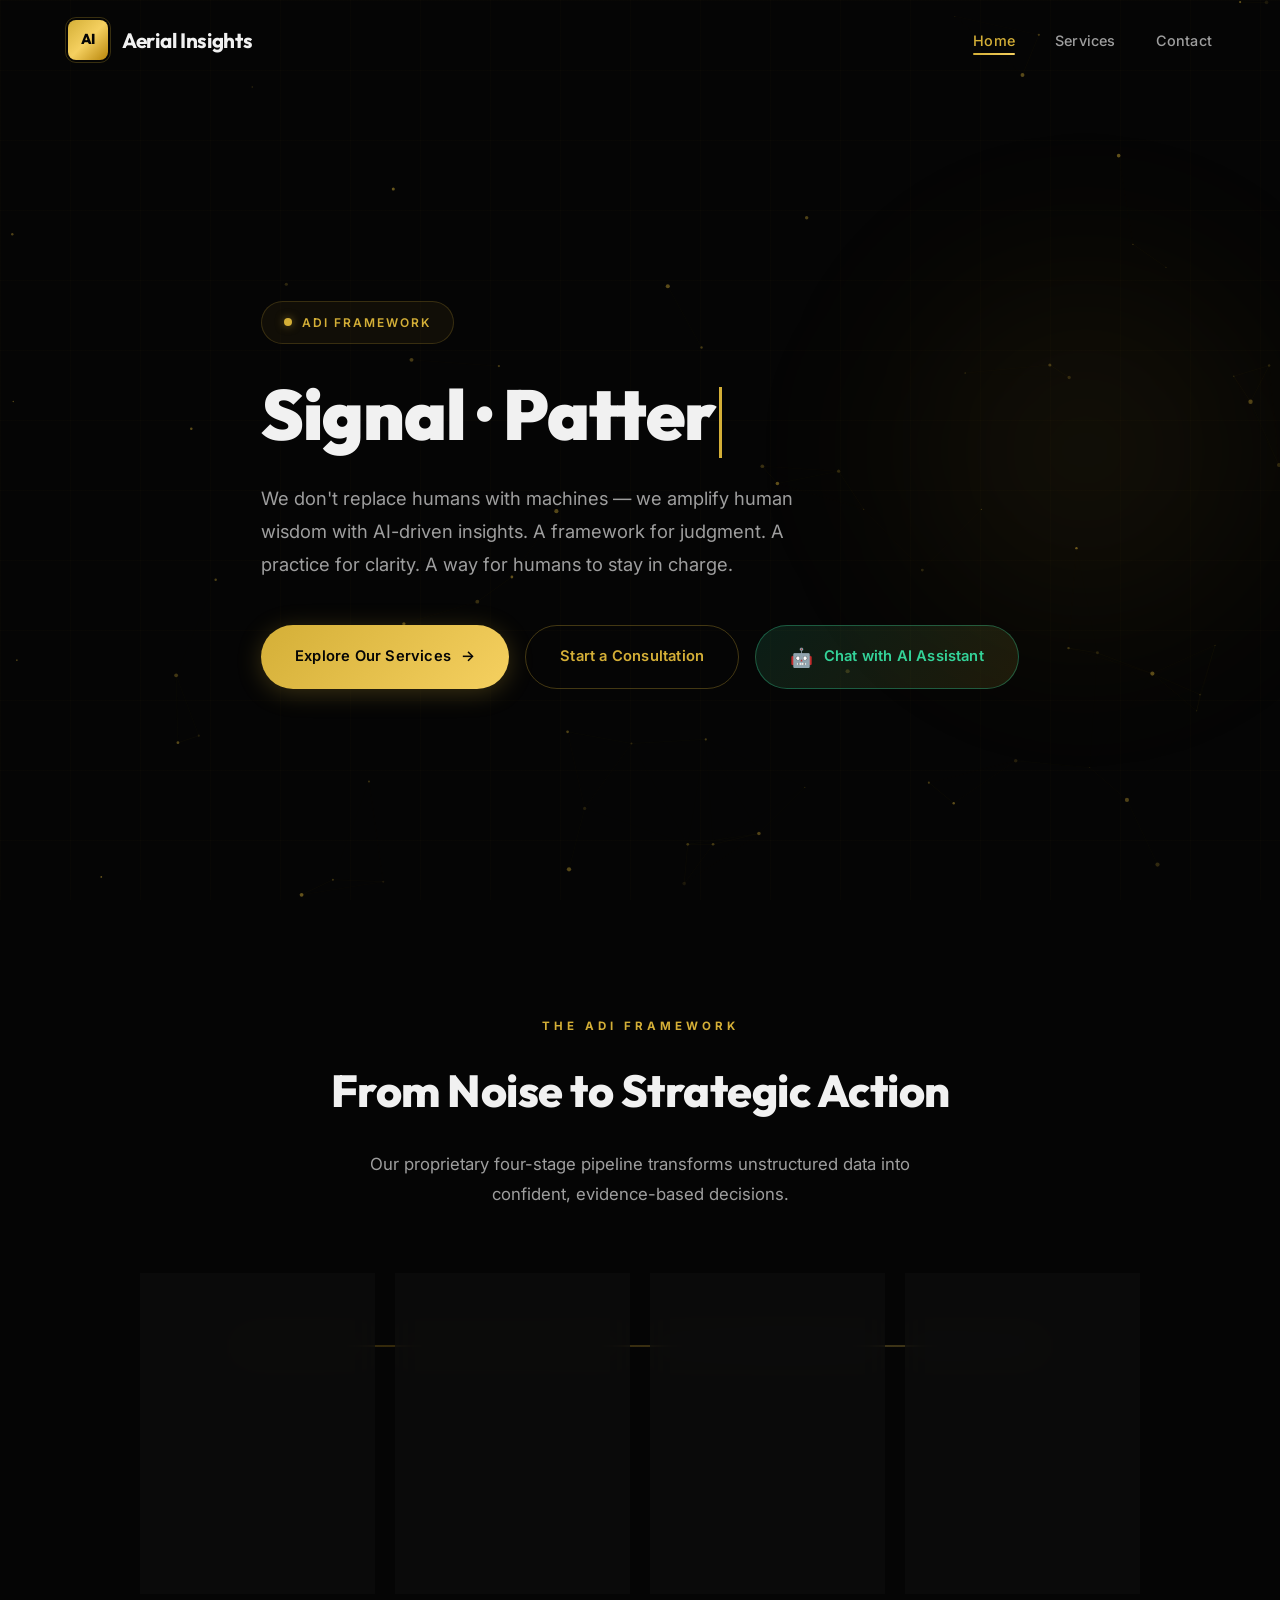
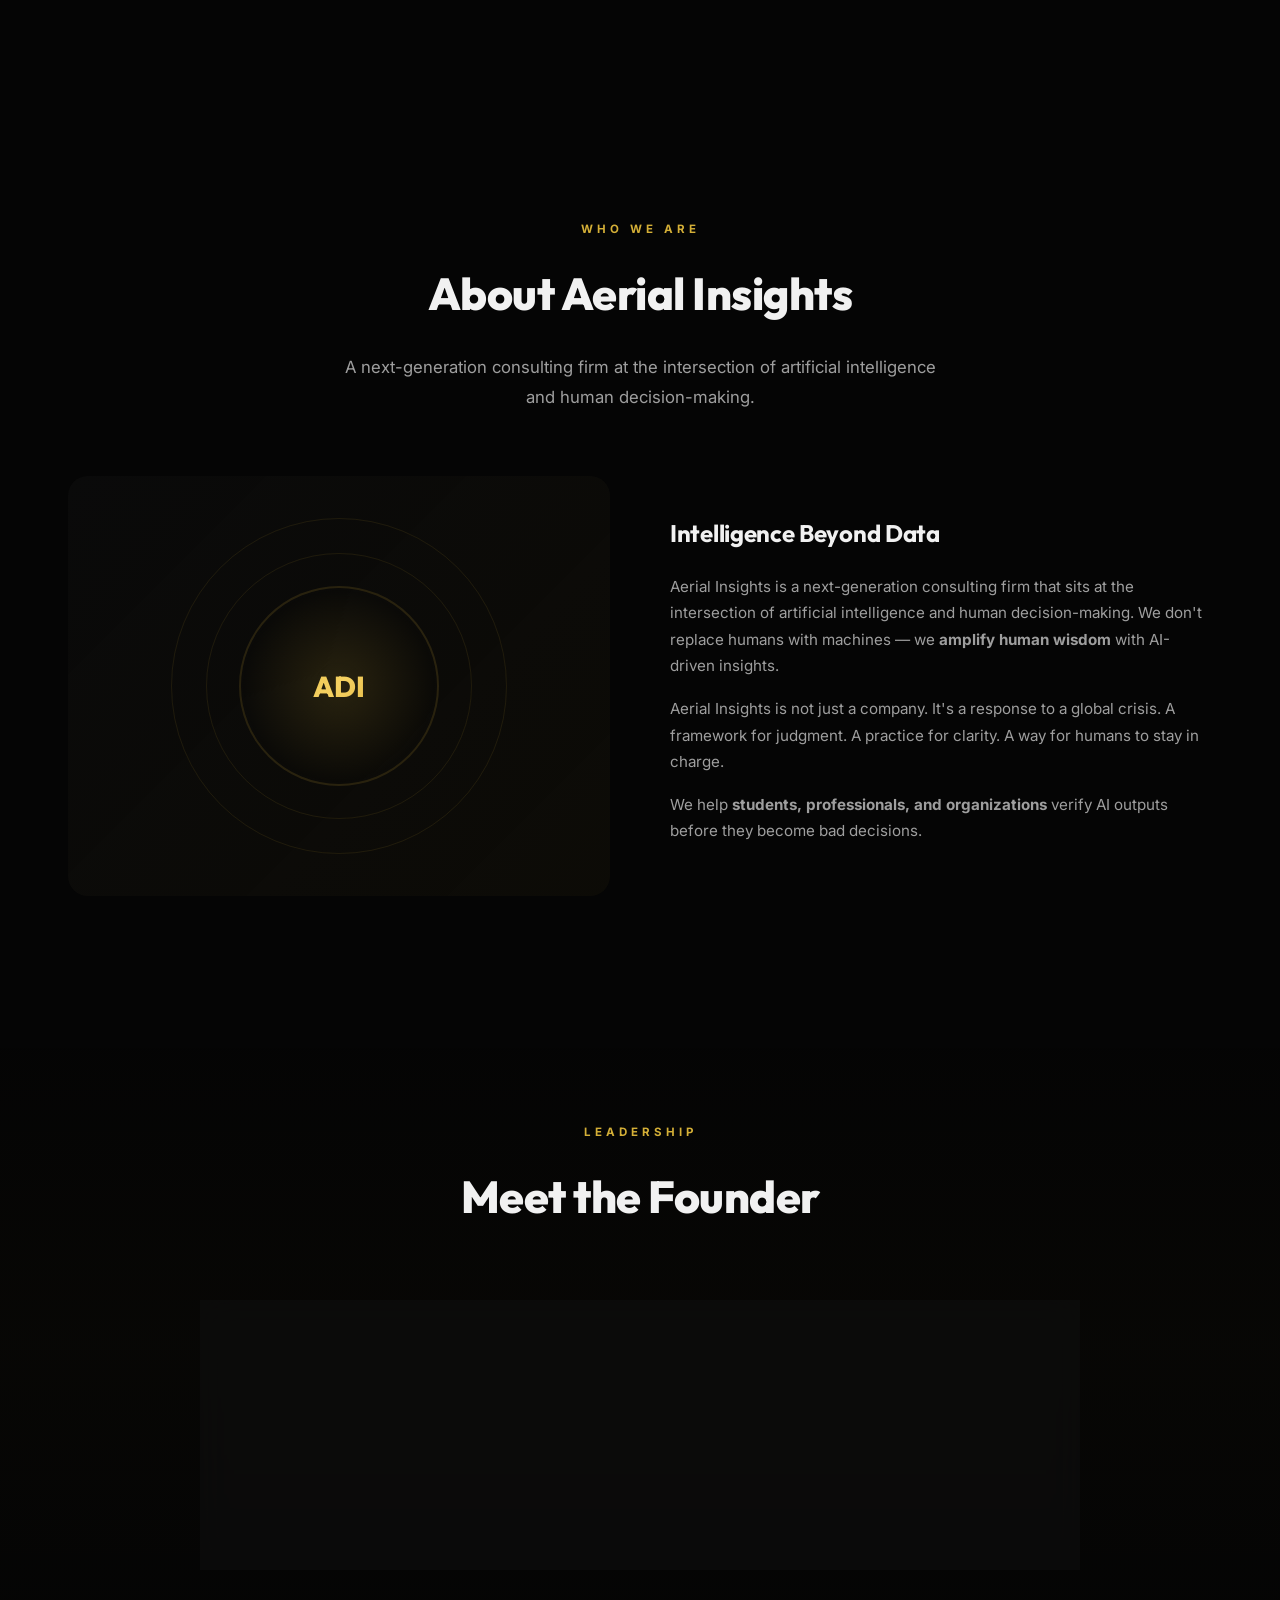
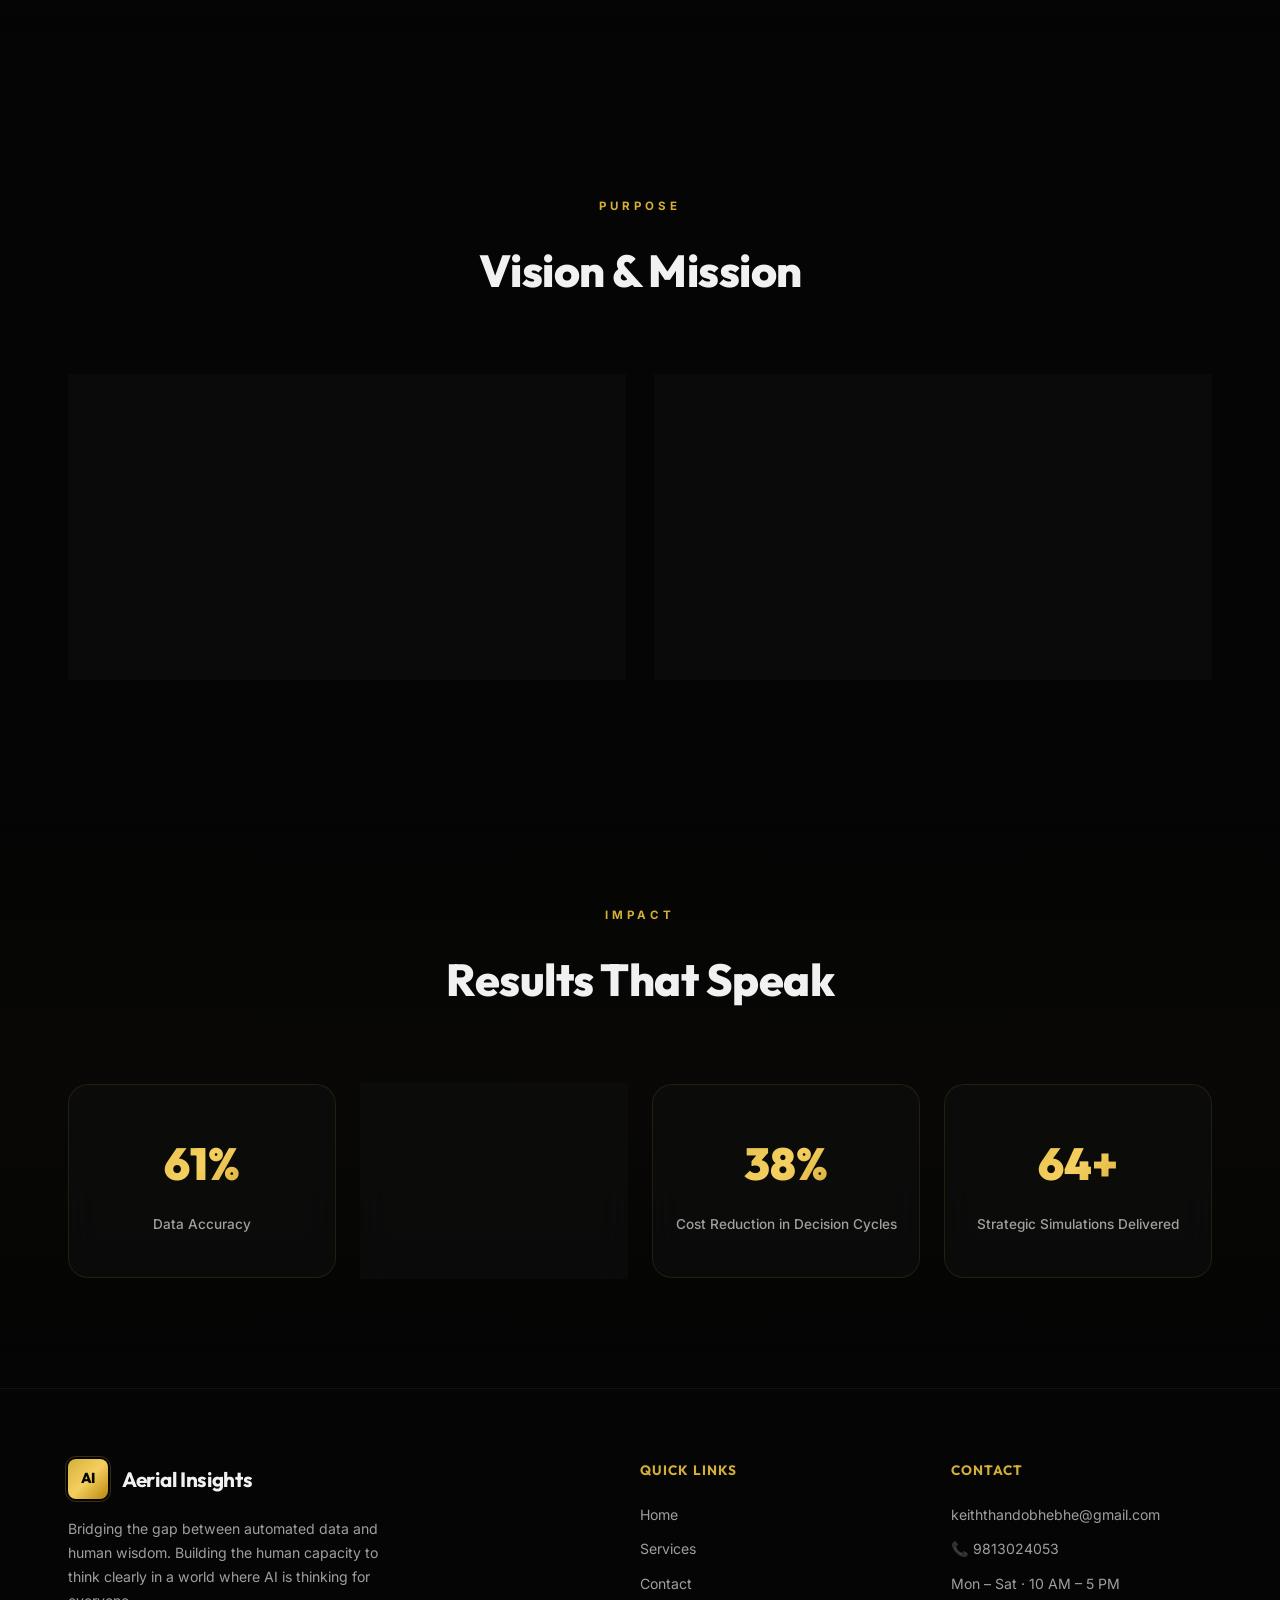
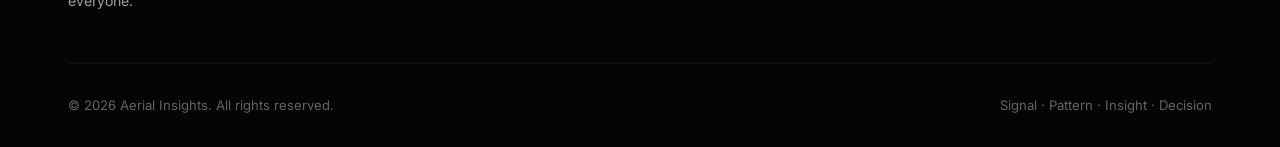
<file: index.html>
<!DOCTYPE html>
<html lang="en">

<head>
  <meta charset="UTF-8" />
  <meta name="viewport" content="width=device-width, initial-scale=1.0" />
  <title>Aerial Insights — AI Decision Intelligence | Signal · Pattern · Insight · Decision</title>
  <meta name="description"
    content="Aerial Insights is a next-generation consulting firm amplifying human wisdom with AI-driven insights through the ADI Framework — Signal, Pattern, Insight, Decision." />
  <link rel="stylesheet" href="styles.css" />
</head>

<body>

  <!-- Page Loader -->
  <div class="page-loader" id="page-loader">
    <div class="loader-ring"></div>
    <span class="loader-text">Aerial Insights</span>
  </div>

  <!-- Page Transition Overlay -->
  <div class="page-transition"></div>

  <!-- Particle Background -->
  <canvas id="particle-canvas"></canvas>
  <div class="grid-bg"></div>

  <!-- ═══════════ NAVBAR ═══════════ -->
  <nav class="navbar" id="navbar">
    <div class="container">
      <a href="index.html" class="nav-logo">
        <span class="logo-icon">AI</span>
        Aerial Insights
      </a>
      <ul class="nav-links" id="nav-links">
        <li><a href="index.html" data-transition>Home</a></li>
        <li><a href="services.html" data-transition>Services</a></li>
        <li><a href="contact.html" data-transition>Contact</a></li>
      </ul>
      <div class="nav-hamburger" id="hamburger">
        <span></span><span></span><span></span>
      </div>
    </div>
  </nav>

  <!-- ═══════════ HERO ═══════════ -->
  <section class="hero" id="hero">
    <div class="container">
      <div class="hero-content">
        <div class="hero-badge">
          <span class="dot"></span>
          ADI Framework
        </div>
        <h1>
          <span class="typing-wrapper">
            <span class="typing-text"
              data-text="Signal · Pattern · Insight · Decision"></span><span class="cursor"></span>
          </span>
        </h1>
        <p class="hero-sub">We don't replace humans with machines — we amplify human wisdom with AI-driven insights.
          A framework for judgment. A practice for clarity. A way for humans to stay in charge.</p>
        <div class="hero-btns">
          <a href="services.html" class="btn btn-primary" data-transition>
            Explore Our Services
            <span>→</span>
          </a>
          <a href="contact.html" class="btn btn-outline" data-transition>
            Start a Consultation
          </a>
          <a href="https://www.chatbase.co/chatbot-iframe/owo9qbTR2sFKIhl7Ma_fW" target="_blank" rel="noopener noreferrer" class="btn btn-chatbot" id="chatbot-btn">
            <span class="chatbot-icon">🤖</span>
            Chat with AI Assistant
          </a>
        </div>
      </div>
      <div class="hero-orb"></div>
    </div>
  </section>

  <!-- ═══════════ ADI FRAMEWORK OVERVIEW ═══════════ -->
  <section class="section-pad" id="adi-framework">
    <div class="container">
      <div class="section-header reveal">
        <span class="section-label">The ADI Framework</span>
        <h2 class="section-title">From Noise to Strategic Action</h2>
        <p class="section-desc">Our proprietary four-stage pipeline transforms unstructured data into confident,
          evidence-based decisions.</p>
      </div>

      <div class="adi-diagram">
        <!-- Signal -->
        <div class="adi-card reveal" data-delay="0">
          <div class="adi-card-icon">📡</div>
          <p class="adi-card-step">Stage 01</p>
          <h3>Signal</h3>
          <p>Notice what's off. What's missing. Capture the raw data and human context that machines overlook.</p>
        </div>

        <!-- Pattern -->
        <div class="adi-card reveal" data-delay="150">
          <div class="adi-card-icon">🔗</div>
          <p class="adi-card-step">Stage 02</p>
          <h3>Pattern</h3>
          <p>Let AI find connections you can't see. Detect hidden correlations, trends, and anomalies across data.</p>
        </div>

        <!-- Insight -->
        <div class="adi-card reveal" data-delay="300">
          <div class="adi-card-icon">💡</div>
          <p class="adi-card-step">Stage 03</p>
          <h3>Insight</h3>
          <p>Own the meaning. Contextualize patterns into actionable intelligence with human judgment and wisdom.</p>
        </div>

        <!-- Decision -->
        <div class="adi-card reveal" data-delay="450">
          <div class="adi-card-icon">🎯</div>
          <p class="adi-card-step">Stage 04</p>
          <h3>Decision</h3>
          <p>Own the choice. Make confident, evidence-backed decisions that you stand behind fully.</p>
        </div>
      </div>
    </div>
  </section>

  <!-- ═══════════ ABOUT / WHO WE ARE ═══════════ -->
  <section class="section-pad" id="about">
    <div class="container">
      <div class="section-header reveal">
        <span class="section-label">Who We Are</span>
        <h2 class="section-title">About Aerial Insights</h2>
        <p class="section-desc">A next-generation consulting firm at the intersection of artificial intelligence and
          human decision-making.</p>
      </div>
      <div class="about-grid">
        <div class="about-image reveal-left">
          <div class="ai-visual">
            <div class="ai-core">ADI</div>
          </div>
        </div>
        <div class="about-text reveal-right">
          <h3>Intelligence Beyond Data</h3>
          <p>Aerial Insights is a next-generation consulting firm that sits at the intersection of artificial
            intelligence and human decision-making. We don't replace humans with machines — we
            <strong>amplify human wisdom</strong> with AI-driven insights.
          </p>
          <p>Aerial Insights is not just a company. It's a response to a global crisis. A framework for judgment. A
            practice for clarity. A way for humans to stay in charge.</p>
          <p>We help <strong>students, professionals, and organizations</strong> verify AI outputs before they become bad
            decisions.</p>
        </div>
      </div>
    </div>
  </section>

  <!-- ═══════════ FOUNDER ═══════════ -->
  <section class="section-pad" id="founder"
    style="background: linear-gradient(180deg, transparent, rgba(212,175,55,0.015), transparent);">
    <div class="container">
      <div class="section-header reveal">
        <span class="section-label">Leadership</span>
        <h2 class="section-title">Meet the Founder</h2>
      </div>
      <div class="founder-card glass-card reveal-scale">
        <div class="founder-avatar">KTB</div>
        <div class="founder-info">
          <h3>Keith Thando Bhebhe</h3>
          <p class="role">Founder & Chief Decision Architect</p>
          <p>Keith is a visionary strategist who combines deep expertise in artificial intelligence, data science, and
            executive decision-making. With a passion for translating complexity into clarity, he founded Aerial
            Insights to deliver consulting-grade AI frameworks that redefine how organizations make their most critical
            choices.</p>
        </div>
      </div>
    </div>
  </section>

  <!-- ═══════════ VISION & MISSION ═══════════ -->
  <section class="section-pad" id="vision-mission">
    <div class="container">
      <div class="section-header reveal">
        <span class="section-label">Purpose</span>
        <h2 class="section-title">Vision & Mission</h2>
      </div>
      <div class="vm-grid">
        <div class="vm-card glass-card reveal" data-delay="0">
          <div class="vm-icon">🔭</div>
          <h3>Our Vision</h3>
          <p>A world where people think with clarity and act with conviction in the age of artificial intelligence.</p>
        </div>
        <div class="vm-card glass-card reveal" data-delay="150">
          <div class="vm-icon">🚀</div>
          <h3>Our Mission</h3>
          <p>To bridge the gap between automated data and human wisdom using transformative frameworks, training,
            and strategic consulting that results in structured Insight.</p>
        </div>
      </div>
    </div>
  </section>

  <!-- ═══════════ STATS ═══════════ -->
  <section class="section-pad stats-section" id="stats">
    <div class="container">
      <div class="section-header reveal">
        <span class="section-label">Impact</span>
        <h2 class="section-title">Results That Speak</h2>
      </div>
      <div class="stats-grid">
        <div class="stat-card glass-card reveal" data-delay="0">
          <div class="stat-number" data-target="95" data-suffix="%">0</div>
          <div class="stat-label">Data Accuracy</div>
        </div>
        <div class="stat-card glass-card reveal" data-delay="100">
          <div class="stat-number" data-target="3" data-suffix="x">0</div>
          <div class="stat-label">Faster Strategic Clarity</div>
        </div>
        <div class="stat-card glass-card reveal" data-delay="200">
          <div class="stat-number" data-target="60" data-suffix="%">0</div>
          <div class="stat-label">Cost Reduction in Decision Cycles</div>
        </div>
        <div class="stat-card glass-card reveal" data-delay="300">
          <div class="stat-number" data-target="100" data-suffix="+">0</div>
          <div class="stat-label">Strategic Simulations Delivered</div>
        </div>
      </div>
    </div>
  </section>

  <!-- ═══════════ FOOTER ═══════════ -->
  <footer class="footer">
    <div class="container">
      <div class="footer-grid">
        <div class="footer-brand">
          <a href="index.html" class="nav-logo">
            <span class="logo-icon">AI</span>
            Aerial Insights
          </a>
          <p>Bridging the gap between automated data and human wisdom. Building the human capacity to think clearly in a
            world where AI is thinking for everyone.</p>
        </div>
        <div>
          <h4>Quick Links</h4>
          <ul class="footer-links">
            <li><a href="index.html" data-transition>Home</a></li>
            <li><a href="services.html" data-transition>Services</a></li>
            <li><a href="contact.html" data-transition>Contact</a></li>
          </ul>
        </div>
        <div>
          <h4>Contact</h4>
          <ul class="footer-links">
            <li><a href="mailto:keiththandobhebhe@gmail.com">keiththandobhebhe@gmail.com</a></li>
            <li>📞 9813024053</li>
            <li>Mon – Sat · 10 AM – 5 PM</li>
          </ul>
        </div>
      </div>
      <div class="footer-bottom">
        <span>© 2026 Aerial Insights. All rights reserved.</span>
        <span>Signal · Pattern · Insight · Decision</span>
      </div>
    </div>
  </footer>

  <script src="script.js"></script>

  <!-- Chatbase Chatbot -->
  <script>
  (function(){if(!window.chatbase||window.chatbase("getState")!=="initialized"){window.chatbase=(...arguments)=>{if(!window.chatbase.q){window.chatbase.q=[]}window.chatbase.q.push(arguments)};window.chatbase=new Proxy(window.chatbase,{get(target,prop){if(prop==="q"){return target.q}return(...args)=>target(prop,...args)}})}const onLoad=function(){const script=document.createElement("script");script.src="https://www.chatbase.co/embed.min.js";script.id="owo9qbTR2sFKIhl7Ma_fW";script.domain="www.chatbase.co";document.body.appendChild(script)};if(document.readyState==="complete"){onLoad()}else{window.addEventListener("load",onLoad)}})();
  </script>
</body>

</html>
</file>
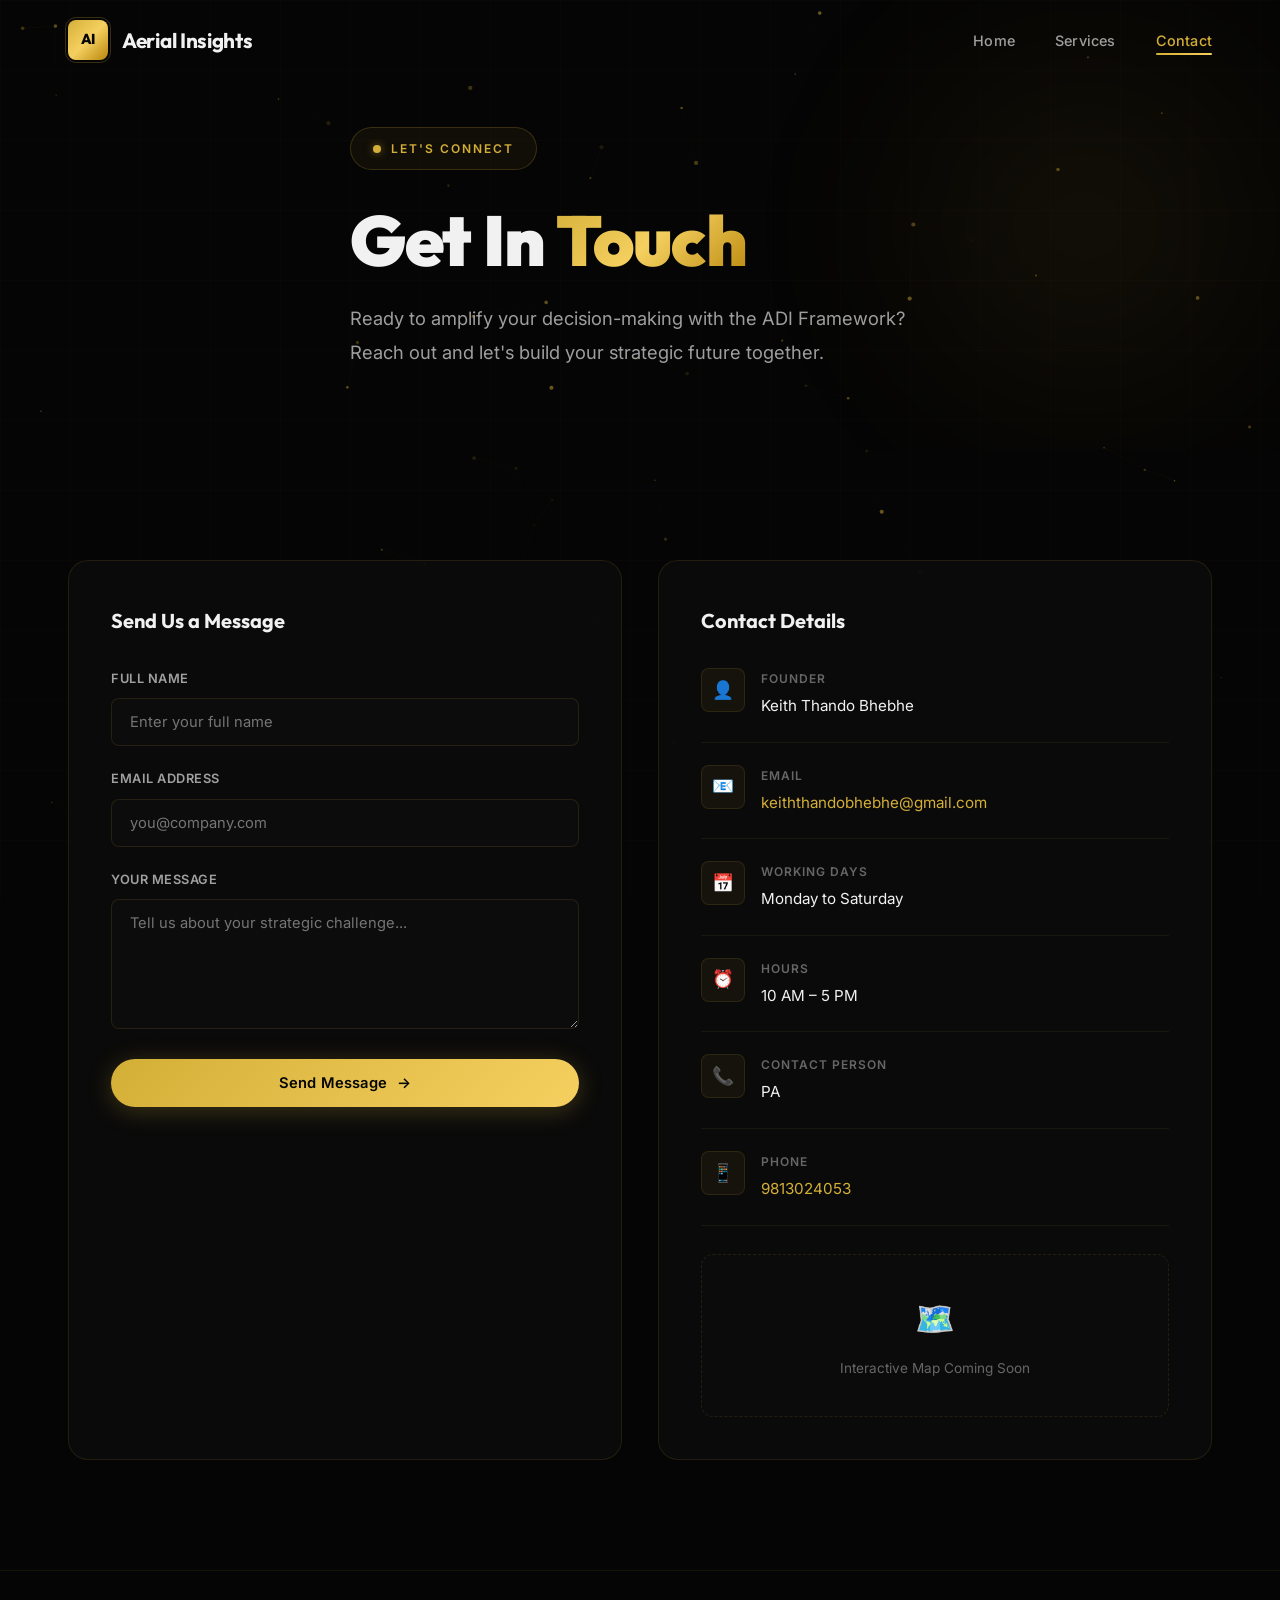
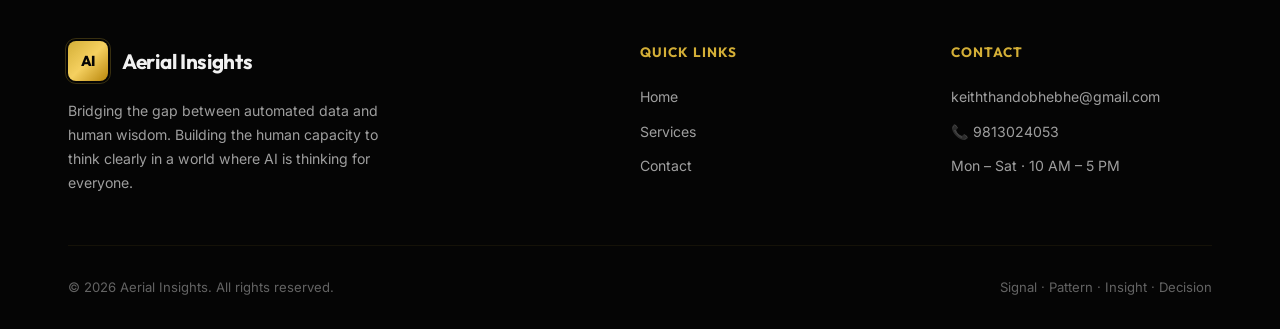
<file: contact.html>
<!DOCTYPE html>
<html lang="en">

<head>
  <meta charset="UTF-8" />
  <meta name="viewport" content="width=device-width, initial-scale=1.0" />
  <title>Contact — Get In Touch | Aerial Insights</title>
  <meta name="description"
    content="Connect with Aerial Insights to schedule a strategic consultation. Discover how the ADI Framework can transform your decision-making." />
  <link rel="stylesheet" href="styles.css" />
</head>

<body>

  <!-- Page Loader -->
  <div class="page-loader" id="page-loader">
    <div class="loader-ring"></div>
    <span class="loader-text">Aerial Insights</span>
  </div>

  <!-- Page Transition Overlay -->
  <div class="page-transition"></div>

  <!-- Particle Background -->
  <canvas id="particle-canvas"></canvas>
  <div class="grid-bg"></div>

  <!-- ═══════════ NAVBAR ═══════════ -->
  <nav class="navbar" id="navbar">
    <div class="container">
      <a href="index.html" class="nav-logo" data-transition>
        <span class="logo-icon">AI</span>
        Aerial Insights
      </a>
      <ul class="nav-links" id="nav-links">
        <li><a href="index.html" data-transition>Home</a></li>
        <li><a href="services.html" data-transition>Services</a></li>
        <li><a href="contact.html" data-transition>Contact</a></li>
      </ul>
      <div class="nav-hamburger" id="hamburger">
        <span></span><span></span><span></span>
      </div>
    </div>
  </nav>

  <!-- ═══════════ HERO ═══════════ -->
  <section class="hero" id="contact-hero" style="min-height: 50vh;">
    <div class="container">
      <div class="hero-content" style="max-width: 650px;">
        <div class="hero-badge">
          <span class="dot"></span>
          Let's Connect
        </div>
        <h1 style="animation: fadeInUp 0.8s var(--ease) 0.3s both;">
          Get In <span class="gradient-text">Touch</span>
        </h1>
        <p class="hero-sub" style="animation: fadeInUp 0.8s var(--ease) 0.5s both;">
          Ready to amplify your decision-making with the ADI Framework? Reach out and let's build your strategic
          future together.
        </p>
      </div>
      <div class="hero-orb"></div>
    </div>
  </section>

  <!-- ═══════════ CONTACT SECTION ═══════════ -->
  <section class="section-pad" id="contact">
    <div class="container">
      <div class="contact-grid">

        <!-- Contact Form -->
        <div class="contact-form-wrapper glass-card reveal-left">
          <h3>Send Us a Message</h3>

          <form id="contact-form" novalidate>
            <div class="form-group">
              <label for="form-name">Full Name</label>
              <input type="text" id="form-name" placeholder="Enter your full name" autocomplete="name" />
              <p class="error-msg">Please enter a valid name (min 2 characters).</p>
            </div>

            <div class="form-group">
              <label for="form-email">Email Address</label>
              <input type="email" id="form-email" placeholder="you@company.com" autocomplete="email" />
              <p class="error-msg">Please enter a valid email address.</p>
            </div>

            <div class="form-group">
              <label for="form-message">Your Message</label>
              <textarea id="form-message"
                placeholder="Tell us about your strategic challenge..."></textarea>
              <p class="error-msg">Message must be at least 10 characters.</p>
            </div>

            <button type="submit" class="btn btn-primary" style="width: 100%; justify-content: center;">
              Send Message
              <span>→</span>
            </button>
          </form>

          <!-- Success Message -->
          <div class="success-message" id="success-message">
            <div class="success-icon">✓</div>
            <h3>Message Sent!</h3>
            <p>Thank you for reaching out. Our team will get back to you within 24 hours.</p>
          </div>
        </div>

        <!-- Contact Info -->
        <div class="contact-info-card glass-card reveal-right">
          <h3>Contact Details</h3>

          <div class="info-item">
            <div class="info-icon">👤</div>
            <div class="info-content">
              <p class="info-label">Founder</p>
              <p class="info-value">Keith Thando Bhebhe</p>
            </div>
          </div>

          <div class="info-item">
            <div class="info-icon">📧</div>
            <div class="info-content">
              <p class="info-label">Email</p>
              <p class="info-value"><a
                  href="mailto:keiththandobhebhe@gmail.com">keiththandobhebhe@gmail.com</a></p>
            </div>
          </div>

          <div class="info-item">
            <div class="info-icon">📅</div>
            <div class="info-content">
              <p class="info-label">Working Days</p>
              <p class="info-value">Monday to Saturday</p>
            </div>
          </div>

          <div class="info-item">
            <div class="info-icon">⏰</div>
            <div class="info-content">
              <p class="info-label">Hours</p>
              <p class="info-value">10 AM – 5 PM</p>
            </div>
          </div>

          <div class="info-item">
            <div class="info-icon">📞</div>
            <div class="info-content">
              <p class="info-label">Contact Person</p>
              <p class="info-value">PA</p>
            </div>
          </div>

          <div class="info-item">
            <div class="info-icon">📱</div>
            <div class="info-content">
              <p class="info-label">Phone</p>
              <p class="info-value"><a href="tel:9813024053">9813024053</a></p>
            </div>
          </div>

          <!-- Map Placeholder -->
          <div class="map-placeholder">
            <div class="map-icon">🗺️</div>
            <p>Interactive Map Coming Soon</p>
          </div>
        </div>

      </div>
    </div>
  </section>

  <!-- ═══════════ FOOTER ═══════════ -->
  <footer class="footer">
    <div class="container">
      <div class="footer-grid">
        <div class="footer-brand">
          <a href="index.html" class="nav-logo" data-transition>
            <span class="logo-icon">AI</span>
            Aerial Insights
          </a>
          <p>Bridging the gap between automated data and human wisdom. Building the human capacity to think clearly in a
            world where AI is thinking for everyone.</p>
        </div>
        <div>
          <h4>Quick Links</h4>
          <ul class="footer-links">
            <li><a href="index.html" data-transition>Home</a></li>
            <li><a href="services.html" data-transition>Services</a></li>
            <li><a href="contact.html" data-transition>Contact</a></li>
          </ul>
        </div>
        <div>
          <h4>Contact</h4>
          <ul class="footer-links">
            <li><a href="mailto:keiththandobhebhe@gmail.com">keiththandobhebhe@gmail.com</a></li>
            <li>📞 9813024053</li>
            <li>Mon – Sat · 10 AM – 5 PM</li>
          </ul>
        </div>
      </div>
      <div class="footer-bottom">
        <span>© 2026 Aerial Insights. All rights reserved.</span>
        <span>Signal · Pattern · Insight · Decision</span>
      </div>
    </div>
  </footer>

  <script src="script.js"></script>

  <!-- Chatbase Chatbot -->
  <script>
  (function(){if(!window.chatbase||window.chatbase("getState")!=="initialized"){window.chatbase=(...arguments)=>{if(!window.chatbase.q){window.chatbase.q=[]}window.chatbase.q.push(arguments)};window.chatbase=new Proxy(window.chatbase,{get(target,prop){if(prop==="q"){return target.q}return(...args)=>target(prop,...args)}})}const onLoad=function(){const script=document.createElement("script");script.src="https://www.chatbase.co/embed.min.js";script.id="owo9qbTR2sFKIhl7Ma_fW";script.domain="www.chatbase.co";document.body.appendChild(script)};if(document.readyState==="complete"){onLoad()}else{window.addEventListener("load",onLoad)}})();
  </script>
</body>

</html>
</file>
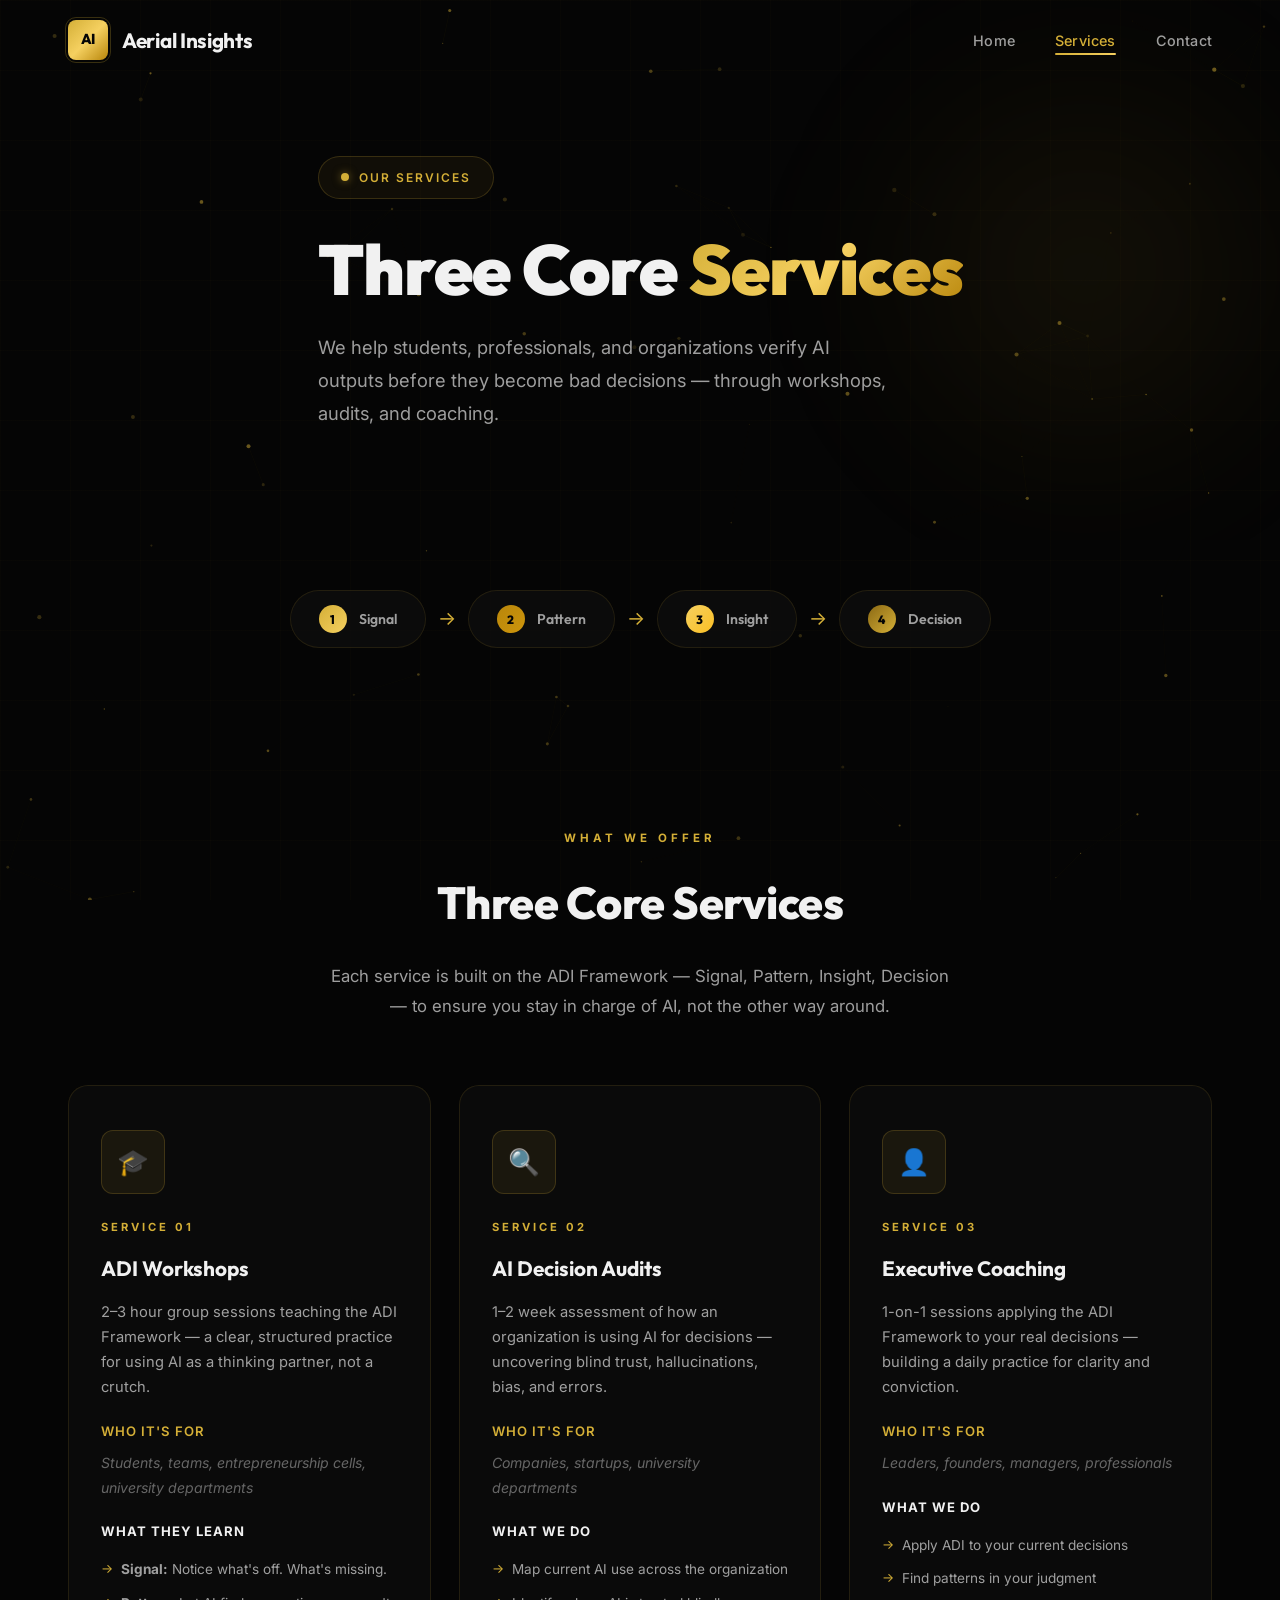
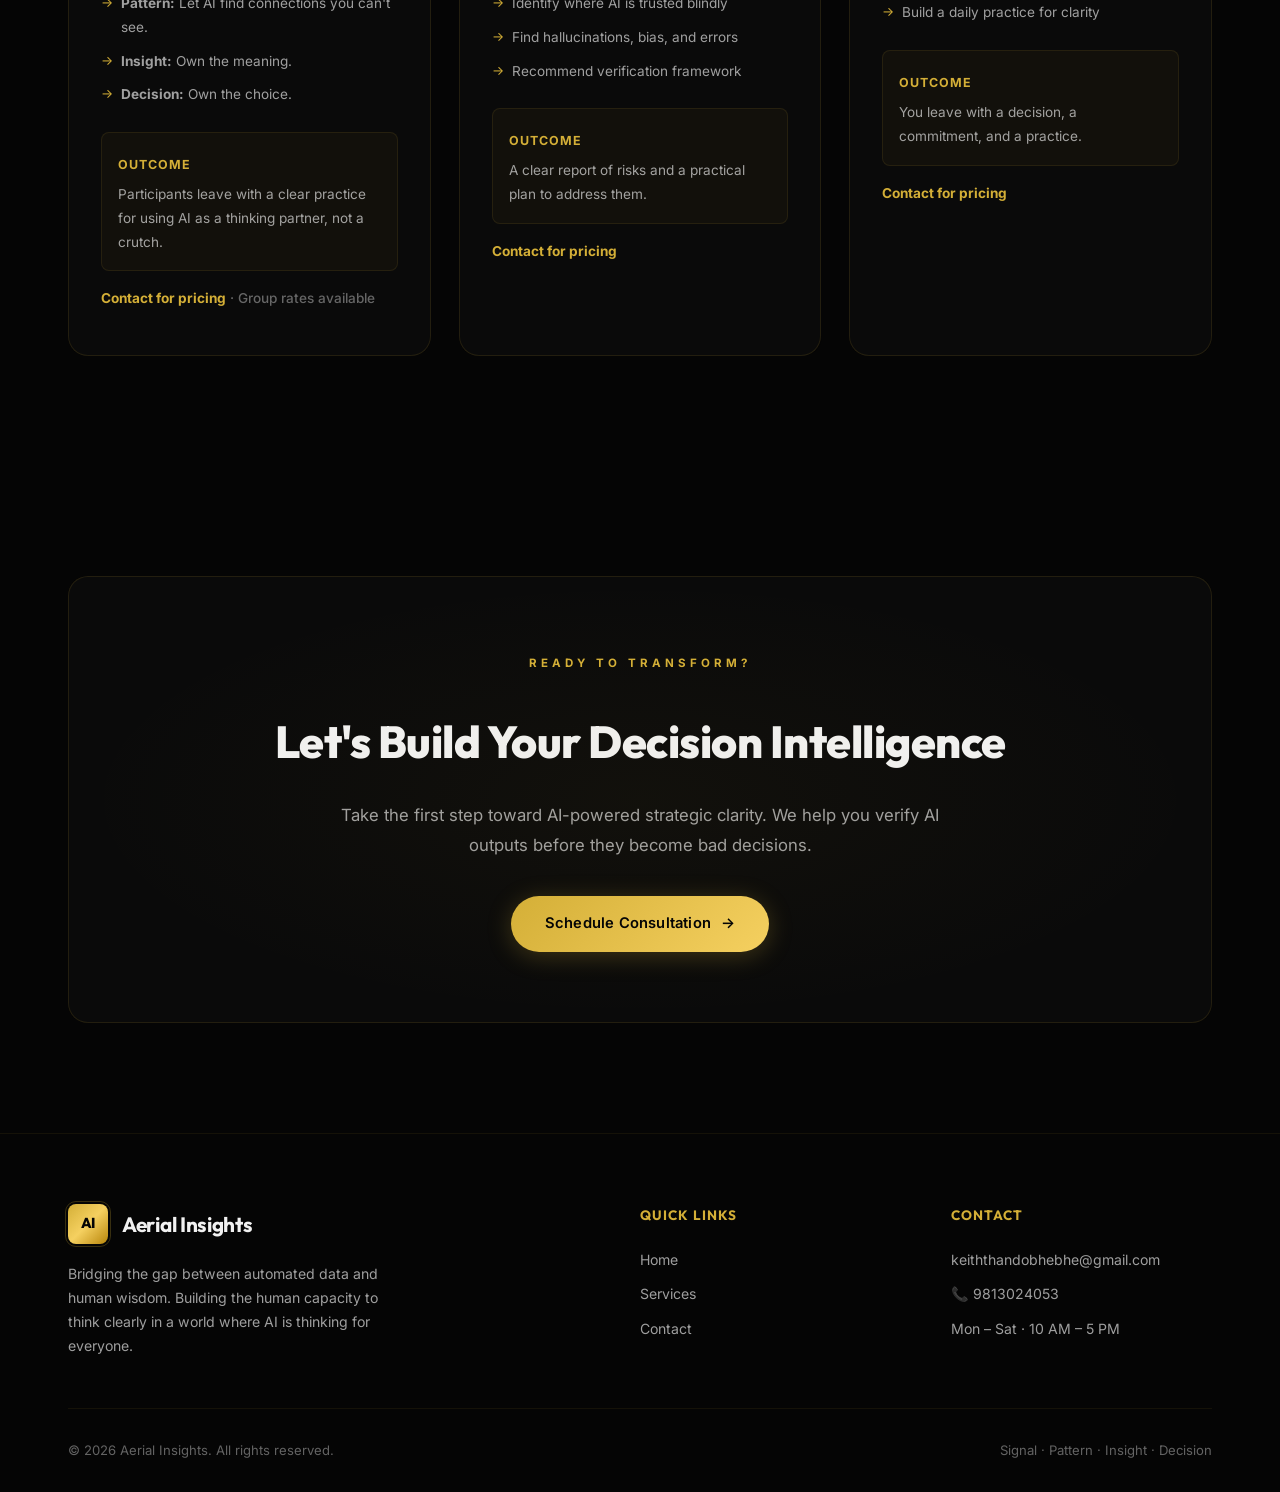
<file: services.html>
<!DOCTYPE html>
<html lang="en">

<head>
  <meta charset="UTF-8" />
  <meta name="viewport" content="width=device-width, initial-scale=1.0" />
  <title>Services — Three Core Services | Aerial Insights</title>
  <meta name="description"
    content="Explore Aerial Insights' three core services: ADI Workshops, AI Decision Audits, and Executive Coaching. Transform how you use AI for decision-making." />
  <link rel="stylesheet" href="styles.css" />
</head>

<body>

  <!-- Page Loader -->
  <div class="page-loader" id="page-loader">
    <div class="loader-ring"></div>
    <span class="loader-text">Aerial Insights</span>
  </div>

  <!-- Page Transition Overlay -->
  <div class="page-transition"></div>

  <!-- Particle Background -->
  <canvas id="particle-canvas"></canvas>
  <div class="grid-bg"></div>

  <!-- ═══════════ NAVBAR ═══════════ -->
  <nav class="navbar" id="navbar">
    <div class="container">
      <a href="index.html" class="nav-logo" data-transition>
        <span class="logo-icon">AI</span>
        Aerial Insights
      </a>
      <ul class="nav-links" id="nav-links">
        <li><a href="index.html" data-transition>Home</a></li>
        <li><a href="services.html" data-transition>Services</a></li>
        <li><a href="contact.html" data-transition>Contact</a></li>
      </ul>
      <div class="nav-hamburger" id="hamburger">
        <span></span><span></span><span></span>
      </div>
    </div>
  </nav>

  <!-- ═══════════ HERO ═══════════ -->
  <section class="hero" id="services-hero" style="min-height: 60vh;">
    <div class="container">
      <div class="hero-content" style="max-width: 720px;">
        <div class="hero-badge">
          <span class="dot"></span>
          Our Services
        </div>
        <h1 style="animation: fadeInUp 0.8s var(--ease) 0.3s both;">
          Three Core <span class="gradient-text">Services</span>
        </h1>
        <p class="hero-sub" style="animation: fadeInUp 0.8s var(--ease) 0.5s both;">
          We help students, professionals, and organizations verify AI outputs before they become bad decisions —
          through workshops, audits, and coaching.
        </p>
      </div>
      <div class="hero-orb"></div>
    </div>
  </section>

  <!-- ═══════════ ADI PIPELINE VISUAL ═══════════ -->
  <section class="section-pad" id="pipeline" style="padding-top: 50px;">
    <div class="container">
      <div class="adi-pipeline reveal">
        <div class="adi-step">
          <span class="step-num">1</span>
          Signal
        </div>
        <span class="adi-arrow">→</span>
        <div class="adi-step">
          <span class="step-num">2</span>
          Pattern
        </div>
        <span class="adi-arrow">→</span>
        <div class="adi-step">
          <span class="step-num">3</span>
          Insight
        </div>
        <span class="adi-arrow">→</span>
        <div class="adi-step">
          <span class="step-num">4</span>
          Decision
        </div>
      </div>
    </div>
  </section>

  <!-- ═══════════ THREE CORE SERVICES ═══════════ -->
  <section class="section-pad" id="services" style="padding-top: 0;">
    <div class="container">
      <div class="section-header reveal">
        <span class="section-label">What We Offer</span>
        <h2 class="section-title">Three Core Services</h2>
        <p class="section-desc">Each service is built on the ADI Framework — Signal, Pattern, Insight, Decision — to
          ensure you stay in charge of AI, not the other way around.</p>
      </div>

      <div class="services-trio">

        <!-- ═══ Service 1: ADI Workshops ═══ -->
        <div class="service-card glass-card reveal" data-delay="0">
          <div class="service-icon">🎓</div>
          <p class="service-tag">Service 01</p>
          <h3>ADI Workshops</h3>
          <p class="service-desc">2–3 hour group sessions teaching the ADI Framework — a clear, structured practice for
            using AI as a thinking partner, not a crutch.</p>

          <p class="service-who">Who It's For</p>
          <p class="service-audience">Students, teams, entrepreneurship cells, university departments</p>

          <p class="service-learn-title">What They Learn</p>
          <ul class="service-list">
            <li><strong>Signal:</strong> Notice what's off. What's missing.</li>
            <li><strong>Pattern:</strong> Let AI find connections you can't see.</li>
            <li><strong>Insight:</strong> Own the meaning.</li>
            <li><strong>Decision:</strong> Own the choice.</li>
          </ul>

          <div class="service-outcome">
            <strong>Outcome</strong>
            <p>Participants leave with a clear practice for using AI as a thinking partner, not a crutch.</p>
          </div>

          <p class="service-price"><span>Contact for pricing</span> · Group rates available</p>
        </div>

        <!-- ═══ Service 2: AI Decision Audits ═══ -->
        <div class="service-card glass-card reveal" data-delay="150">
          <div class="service-icon">🔍</div>
          <p class="service-tag">Service 02</p>
          <h3>AI Decision Audits</h3>
          <p class="service-desc">1–2 week assessment of how an organization is using AI for decisions — uncovering
            blind trust, hallucinations, bias, and errors.</p>

          <p class="service-who">Who It's For</p>
          <p class="service-audience">Companies, startups, university departments</p>

          <p class="service-learn-title">What We Do</p>
          <ul class="service-list">
            <li>Map current AI use across the organization</li>
            <li>Identify where AI is trusted blindly</li>
            <li>Find hallucinations, bias, and errors</li>
            <li>Recommend verification framework</li>
          </ul>

          <div class="service-outcome">
            <strong>Outcome</strong>
            <p>A clear report of risks and a practical plan to address them.</p>
          </div>

          <p class="service-price"><span>Contact for pricing</span></p>
        </div>

        <!-- ═══ Service 3: Executive Coaching ═══ -->
        <div class="service-card glass-card reveal" data-delay="300">
          <div class="service-icon">👤</div>
          <p class="service-tag">Service 03</p>
          <h3>Executive Coaching</h3>
          <p class="service-desc">1-on-1 sessions applying the ADI Framework to your real decisions — building a daily
            practice for clarity and conviction.</p>

          <p class="service-who">Who It's For</p>
          <p class="service-audience">Leaders, founders, managers, professionals</p>

          <p class="service-learn-title">What We Do</p>
          <ul class="service-list">
            <li>Apply ADI to your current decisions</li>
            <li>Find patterns in your judgment</li>
            <li>Build a daily practice for clarity</li>
          </ul>

          <div class="service-outcome">
            <strong>Outcome</strong>
            <p>You leave with a decision, a commitment, and a practice.</p>
          </div>

          <p class="service-price"><span>Contact for pricing</span></p>
        </div>

      </div>
    </div>
  </section>

  <!-- ═══════════ CTA SECTION ═══════════ -->
  <section class="section-pad" id="cta">
    <div class="container">
      <div class="glass-card cta-card reveal">
        <span class="section-label">Ready to Transform?</span>
        <h2 class="section-title" style="margin-top: 14px;">Let's Build Your Decision Intelligence</h2>
        <p class="section-desc" style="margin-bottom: 36px;">Take the first step toward AI-powered strategic
          clarity. We help you verify AI outputs before they become bad decisions.</p>
        <a href="contact.html" class="btn btn-primary" data-transition>
          Schedule Consultation
          <span>→</span>
        </a>
      </div>
    </div>
  </section>

  <!-- ═══════════ FOOTER ═══════════ -->
  <footer class="footer">
    <div class="container">
      <div class="footer-grid">
        <div class="footer-brand">
          <a href="index.html" class="nav-logo" data-transition>
            <span class="logo-icon">AI</span>
            Aerial Insights
          </a>
          <p>Bridging the gap between automated data and human wisdom. Building the human capacity to think clearly in a
            world where AI is thinking for everyone.</p>
        </div>
        <div>
          <h4>Quick Links</h4>
          <ul class="footer-links">
            <li><a href="index.html" data-transition>Home</a></li>
            <li><a href="services.html" data-transition>Services</a></li>
            <li><a href="contact.html" data-transition>Contact</a></li>
          </ul>
        </div>
        <div>
          <h4>Contact</h4>
          <ul class="footer-links">
            <li><a href="mailto:keiththandobhebhe@gmail.com">keiththandobhebhe@gmail.com</a></li>
            <li>📞 9813024053</li>
            <li>Mon – Sat · 10 AM – 5 PM</li>
          </ul>
        </div>
      </div>
      <div class="footer-bottom">
        <span>© 2026 Aerial Insights. All rights reserved.</span>
        <span>Signal · Pattern · Insight · Decision</span>
      </div>
    </div>
  </footer>

  <script src="script.js"></script>

  <!-- Chatbase Chatbot -->
  <script>
  (function(){if(!window.chatbase||window.chatbase("getState")!=="initialized"){window.chatbase=(...arguments)=>{if(!window.chatbase.q){window.chatbase.q=[]}window.chatbase.q.push(arguments)};window.chatbase=new Proxy(window.chatbase,{get(target,prop){if(prop==="q"){return target.q}return(...args)=>target(prop,...args)}})}const onLoad=function(){const script=document.createElement("script");script.src="https://www.chatbase.co/embed.min.js";script.id="owo9qbTR2sFKIhl7Ma_fW";script.domain="www.chatbase.co";document.body.appendChild(script)};if(document.readyState==="complete"){onLoad()}else{window.addEventListener("load",onLoad)}})();
  </script>
</body>

</html>
</file>
<file: styles.css>
/* ===================================================
   Aerial Insights — Gold & Black Premium Theme
   ADI Framework: Signal → Pattern → Insight → Decision
   =================================================== */

/* ---------- Google Fonts ---------- */
@import url('https://fonts.googleapis.com/css2?family=Inter:wght@300;400;500;600;700;800;900&family=Outfit:wght@300;400;500;600;700;800;900&display=swap');

/* ---------- CSS Variables — Gold & Black ---------- */
:root {
  --bg-primary: #050505;
  --bg-secondary: #0a0a0a;
  --bg-tertiary: #111111;
  --glass-bg: rgba(15, 15, 15, 0.65);
  --glass-border: rgba(212, 175, 55, 0.12);
  --glass-border-hover: rgba(212, 175, 55, 0.3);

  --accent-primary: #d4af37;
  --accent-secondary: #f5d060;
  --accent-tertiary: #b8860b;
  --accent-gold: #fbbf24;
  --accent-emerald: #34d399;

  --gradient-hero: linear-gradient(135deg, #d4af37 0%, #f5d060 50%, #b8860b 100%);
  --gradient-btn: linear-gradient(135deg, #d4af37 0%, #f5d060 100%);
  --gradient-btn-hover: linear-gradient(135deg, #f5d060 0%, #d4af37 100%);
  --gradient-card-border: linear-gradient(135deg, rgba(212,175,55,0.3), rgba(245,208,96,0.1), rgba(184,134,11,0.3));
  --gradient-signal: linear-gradient(135deg, #d4af37, #f5d060);
  --gradient-pattern: linear-gradient(135deg, #b8860b, #cd950c);
  --gradient-insight: linear-gradient(135deg, #f5d060, #fbbf24);
  --gradient-decision: linear-gradient(135deg, #8b6914, #d4af37);

  --text-primary: #f1f1f1;
  --text-secondary: rgba(241, 241, 241, 0.65);
  --text-muted: rgba(241, 241, 241, 0.4);

  --shadow-glow: 0 0 40px rgba(212, 175, 55, 0.15);
  --shadow-card: 0 8px 32px rgba(0, 0, 0, 0.6);

  --font-heading: 'Outfit', sans-serif;
  --font-body: 'Inter', sans-serif;

  --container-width: 1200px;
  --radius: 20px;
  --radius-sm: 12px;
  --radius-xs: 8px;

  --ease: cubic-bezier(0.25, 0.46, 0.45, 0.94);
  --ease-bounce: cubic-bezier(0.34, 1.56, 0.64, 1);
  --ease-smooth: cubic-bezier(0.4, 0, 0.2, 1);
}

/* ---------- Reset ---------- */
*, *::before, *::after {
  margin: 0;
  padding: 0;
  box-sizing: border-box;
}

html {
  scroll-behavior: smooth;
  font-size: 16px;
}

body {
  font-family: var(--font-body);
  background: var(--bg-primary);
  color: var(--text-primary);
  line-height: 1.75;
  overflow-x: hidden;
  position: relative;
}

a { text-decoration: none; color: inherit; }
ul { list-style: none; }
img { max-width: 100%; display: block; }

::selection {
  background: rgba(212, 175, 55, 0.3);
  color: #fff;
}

/* ---------- Page Loader ---------- */
.page-loader {
  position: fixed;
  inset: 0;
  z-index: 10000;
  background: var(--bg-primary);
  display: flex;
  align-items: center;
  justify-content: center;
  flex-direction: column;
  gap: 24px;
  transition: opacity 0.6s var(--ease), visibility 0.6s;
}

.page-loader.hidden {
  opacity: 0;
  visibility: hidden;
  pointer-events: none;
}

.loader-ring {
  width: 56px;
  height: 56px;
  border: 3px solid rgba(212, 175, 55, 0.15);
  border-top-color: var(--accent-primary);
  border-radius: 50%;
  animation: spin 0.8s linear infinite;
}

.loader-text {
  font-family: var(--font-heading);
  font-size: 0.75rem;
  letter-spacing: 5px;
  text-transform: uppercase;
  color: var(--accent-primary);
  animation: pulse-text 1.5s ease infinite;
}

@keyframes spin { to { transform: rotate(360deg); } }
@keyframes pulse-text {
  0%, 100% { opacity: 1; }
  50% { opacity: 0.35; }
}

/* ---------- Page Transition ---------- */
.page-transition {
  position: fixed;
  inset: 0;
  z-index: 9999;
  background: var(--bg-primary);
  transform: scaleY(0);
  transform-origin: bottom;
  transition: transform 0.35s var(--ease);
  pointer-events: none;
}

.page-transition.active {
  transform: scaleY(1);
  transform-origin: top;
}

/* ---------- Particle Canvas ---------- */
#particle-canvas {
  position: fixed;
  inset: 0;
  z-index: 0;
  pointer-events: none;
}

/* ---------- Grid Background ---------- */
.grid-bg {
  position: fixed;
  inset: 0;
  z-index: 0;
  pointer-events: none;
  background-image:
    linear-gradient(rgba(212, 175, 55, 0.02) 1px, transparent 1px),
    linear-gradient(90deg, rgba(212, 175, 55, 0.02) 1px, transparent 1px);
  background-size: 70px 70px;
}

/* ---------- Container ---------- */
.container {
  max-width: var(--container-width);
  margin: 0 auto;
  padding: 0 28px;
}

/* ---------- Navigation ---------- */
.navbar {
  position: fixed;
  top: 0;
  left: 0;
  width: 100%;
  z-index: 1000;
  padding: 20px 0;
  transition: all 0.4s var(--ease);
}

.navbar.scrolled {
  background: rgba(5, 5, 5, 0.92);
  backdrop-filter: blur(24px);
  -webkit-backdrop-filter: blur(24px);
  border-bottom: 1px solid var(--glass-border);
  padding: 14px 0;
  box-shadow: 0 4px 40px rgba(0, 0, 0, 0.5);
}

.navbar .container {
  display: flex;
  align-items: center;
  justify-content: space-between;
}

.nav-logo {
  display: flex;
  align-items: center;
  gap: 14px;
  font-family: var(--font-heading);
  font-weight: 700;
  font-size: 1.3rem;
  letter-spacing: -0.3px;
}

.nav-logo .logo-icon {
  width: 40px;
  height: 40px;
  background: var(--gradient-hero);
  border-radius: var(--radius-xs);
  display: flex;
  align-items: center;
  justify-content: center;
  font-size: 0.9rem;
  font-weight: 800;
  color: #050505;
  position: relative;
}

.nav-logo .logo-icon::after {
  content: '';
  position: absolute;
  inset: -3px;
  border-radius: calc(var(--radius-xs) + 3px);
  border: 1.5px solid rgba(212, 175, 55, 0.25);
  animation: logo-pulse 3s ease infinite;
}

@keyframes logo-pulse {
  0%, 100% { opacity: 0.5; transform: scale(1); }
  50% { opacity: 1; transform: scale(1.05); }
}

.nav-links {
  display: flex;
  align-items: center;
  gap: 40px;
}

.nav-links a {
  font-size: 0.9rem;
  font-weight: 500;
  color: var(--text-secondary);
  position: relative;
  transition: color 0.3s;
  letter-spacing: 0.2px;
}

.nav-links a::after {
  content: '';
  position: absolute;
  bottom: -6px;
  left: 0;
  width: 0;
  height: 2px;
  background: var(--gradient-btn);
  border-radius: 2px;
  transition: width 0.35s var(--ease);
}

.nav-links a:hover,
.nav-links a.active {
  color: var(--accent-primary);
}

.nav-links a:hover::after,
.nav-links a.active::after {
  width: 100%;
}

/* Hamburger */
.nav-hamburger {
  display: none;
  flex-direction: column;
  gap: 5px;
  cursor: pointer;
  z-index: 1001;
}

.nav-hamburger span {
  width: 24px;
  height: 2px;
  background: var(--accent-primary);
  border-radius: 4px;
  transition: all 0.35s var(--ease);
}

.nav-hamburger.open span:nth-child(1) {
  transform: translateY(7px) rotate(45deg);
}

.nav-hamburger.open span:nth-child(2) {
  opacity: 0;
}

.nav-hamburger.open span:nth-child(3) {
  transform: translateY(-7px) rotate(-45deg);
}

/* ---------- Hero Section ---------- */
.hero {
  min-height: 100vh;
  display: flex;
  align-items: center;
  position: relative;
  z-index: 1;
  padding-top: 90px;
  overflow: hidden;
}

.hero-content {
  position: relative;
  z-index: 2;
  max-width: 780px;
}

.hero-badge {
  display: inline-flex;
  align-items: center;
  gap: 10px;
  background: rgba(212, 175, 55, 0.06);
  border: 1px solid rgba(212, 175, 55, 0.2);
  padding: 10px 22px;
  border-radius: 50px;
  font-size: 0.75rem;
  font-weight: 600;
  color: var(--accent-primary);
  margin-bottom: 32px;
  letter-spacing: 2px;
  text-transform: uppercase;
  animation: fadeInDown 0.8s var(--ease) 0.5s both;
}

.hero-badge .dot {
  width: 8px;
  height: 8px;
  background: var(--accent-primary);
  border-radius: 50%;
  animation: blink 1.5s ease infinite;
  box-shadow: 0 0 8px rgba(212, 175, 55, 0.5);
}

@keyframes blink {
  0%, 100% { opacity: 1; }
  50% { opacity: 0.3; }
}

.hero h1 {
  font-family: var(--font-heading);
  font-size: clamp(2.6rem, 5.5vw, 4.4rem);
  font-weight: 900;
  line-height: 1.08;
  margin-bottom: 24px;
  letter-spacing: -1px;
  animation: fadeInUp 0.8s var(--ease) 0.7s both;
}

.gradient-text {
  background: var(--gradient-hero);
  -webkit-background-clip: text;
  -webkit-text-fill-color: transparent;
  background-clip: text;
}

.hero .typing-wrapper { display: inline; }

.hero .cursor {
  display: inline-block;
  width: 3px;
  height: 1em;
  background: var(--accent-primary);
  margin-left: 3px;
  animation: cursorBlink 1s step-end infinite;
  vertical-align: text-bottom;
}

@keyframes cursorBlink {
  0%, 100% { opacity: 1; }
  50% { opacity: 0; }
}

.hero-sub {
  font-size: 1.15rem;
  color: var(--text-secondary);
  max-width: 580px;
  margin-bottom: 44px;
  line-height: 1.8;
  animation: fadeInUp 0.8s var(--ease) 0.9s both;
}

.hero-btns {
  display: flex;
  gap: 16px;
  flex-wrap: wrap;
  animation: fadeInUp 0.8s var(--ease) 1.1s both;
}

/* ---------- Hero Orb ---------- */
.hero-orb {
  position: absolute;
  right: -80px;
  top: 50%;
  transform: translateY(-50%);
  width: 550px;
  height: 550px;
  border-radius: 50%;
  background: radial-gradient(circle, rgba(212, 175, 55, 0.08) 0%, rgba(184, 134, 11, 0.04) 40%, transparent 70%);
  filter: blur(60px);
  animation: orbFloat 7s ease-in-out infinite;
  z-index: 0;
}

@keyframes orbFloat {
  0%, 100% { transform: translateY(-50%) scale(1); }
  50% { transform: translateY(-54%) scale(1.06); }
}

/* ---------- Buttons ---------- */
.btn {
  display: inline-flex;
  align-items: center;
  gap: 10px;
  padding: 15px 34px;
  border-radius: 50px;
  font-family: var(--font-body);
  font-size: 0.92rem;
  font-weight: 600;
  cursor: pointer;
  border: none;
  position: relative;
  overflow: hidden;
  transition: all 0.35s var(--ease);
  letter-spacing: 0.2px;
}

.btn-primary {
  background: var(--gradient-btn);
  color: #050505;
  box-shadow: 0 4px 24px rgba(212, 175, 55, 0.25);
}

.btn-primary:hover {
  transform: translateY(-3px);
  box-shadow: 0 8px 40px rgba(212, 175, 55, 0.4);
}

.btn-outline {
  background: transparent;
  border: 1.5px solid rgba(212, 175, 55, 0.3);
  color: var(--accent-primary);
}

.btn-outline:hover {
  background: rgba(212, 175, 55, 0.08);
  border-color: var(--accent-primary);
  transform: translateY(-3px);
}

/* Chatbot Button */
.btn-chatbot {
  background: linear-gradient(135deg, rgba(52, 211, 153, 0.12), rgba(212, 175, 55, 0.12));
  border: 1.5px solid rgba(52, 211, 153, 0.35);
  color: var(--accent-emerald);
  position: relative;
}

.btn-chatbot .chatbot-icon {
  font-size: 1.15rem;
  animation: chatbot-bounce 2s ease-in-out infinite;
}

.btn-chatbot:hover {
  background: linear-gradient(135deg, rgba(52, 211, 153, 0.2), rgba(212, 175, 55, 0.18));
  border-color: var(--accent-emerald);
  transform: translateY(-3px);
  box-shadow: 0 6px 30px rgba(52, 211, 153, 0.25);
}

@keyframes chatbot-bounce {
  0%, 100% { transform: translateY(0); }
  50% { transform: translateY(-3px); }
}

/* Ripple */
.btn .ripple {
  position: absolute;
  border-radius: 50%;
  background: rgba(255, 255, 255, 0.3);
  transform: scale(0);
  animation: ripple-anim 0.6s linear;
  pointer-events: none;
}

@keyframes ripple-anim {
  to { transform: scale(4); opacity: 0; }
}

/* ---------- Section Common ---------- */
section {
  position: relative;
  z-index: 1;
}

.section-pad {
  padding: 110px 0;
}

.section-header {
  text-align: center;
  margin-bottom: 64px;
}

.section-label {
  display: inline-block;
  font-size: 0.72rem;
  font-weight: 700;
  letter-spacing: 4px;
  text-transform: uppercase;
  color: var(--accent-primary);
  margin-bottom: 16px;
}

.section-title {
  font-family: var(--font-heading);
  font-size: clamp(1.8rem, 3.5vw, 2.8rem);
  font-weight: 800;
  margin-bottom: 18px;
  letter-spacing: -0.5px;
}

.section-desc {
  font-size: 1.05rem;
  color: var(--text-secondary);
  max-width: 620px;
  margin: 0 auto;
  line-height: 1.8;
}

/* ---------- Glass Card ---------- */
.glass-card {
  background: var(--glass-bg);
  backdrop-filter: blur(18px);
  -webkit-backdrop-filter: blur(18px);
  border: 1px solid var(--glass-border);
  border-radius: var(--radius);
  padding: 38px;
  transition: all 0.4s var(--ease);
  position: relative;
}

.glass-card:hover {
  border-color: var(--glass-border-hover);
  transform: translateY(-5px);
  box-shadow: var(--shadow-glow);
}

/* ---------- About Section ---------- */
.about-grid {
  display: grid;
  grid-template-columns: 1fr 1fr;
  gap: 60px;
  align-items: center;
}

.about-image {
  position: relative;
  height: 420px;
  border-radius: var(--radius);
  overflow: hidden;
  background: linear-gradient(135deg, var(--bg-secondary), rgba(212, 175, 55, 0.04));
  display: flex;
  align-items: center;
  justify-content: center;
}

.about-image .ai-visual {
  width: 200px;
  height: 200px;
  border-radius: 50%;
  background: radial-gradient(circle, rgba(212, 175, 55, 0.15), transparent 70%);
  border: 2px solid rgba(212, 175, 55, 0.15);
  position: relative;
  animation: orbFloat 5s ease-in-out infinite;
}

.about-image .ai-visual::before,
.about-image .ai-visual::after {
  content: '';
  position: absolute;
  border-radius: 50%;
  border: 1px solid rgba(212, 175, 55, 0.1);
}

.about-image .ai-visual::before {
  inset: -35px;
  animation: spin 14s linear infinite;
}

.about-image .ai-visual::after {
  inset: -70px;
  animation: spin 20s linear infinite reverse;
}

.about-image .ai-core {
  position: absolute;
  inset: 0;
  display: flex;
  align-items: center;
  justify-content: center;
  font-family: var(--font-heading);
  font-size: 1.8rem;
  font-weight: 800;
  background: var(--gradient-hero);
  -webkit-background-clip: text;
  -webkit-text-fill-color: transparent;
  background-clip: text;
}

.about-text h3 {
  font-family: var(--font-heading);
  font-size: 1.5rem;
  font-weight: 700;
  margin-bottom: 20px;
  letter-spacing: -0.3px;
}

.about-text p {
  color: var(--text-secondary);
  margin-bottom: 16px;
  font-size: 0.95rem;
}

/* ---------- Founder Section ---------- */
.founder-card {
  display: flex;
  align-items: center;
  gap: 50px;
  max-width: 880px;
  margin: 0 auto;
}

.founder-avatar {
  width: 160px;
  height: 160px;
  border-radius: 50%;
  background: var(--gradient-hero);
  flex-shrink: 0;
  display: flex;
  align-items: center;
  justify-content: center;
  font-family: var(--font-heading);
  font-size: 3rem;
  font-weight: 800;
  color: #050505;
  position: relative;
}

.founder-avatar::after {
  content: '';
  position: absolute;
  inset: -8px;
  border-radius: 50%;
  border: 2px solid rgba(212, 175, 55, 0.2);
  animation: spin 12s linear infinite;
}

.founder-info h3 {
  font-family: var(--font-heading);
  font-size: 1.4rem;
  font-weight: 700;
  margin-bottom: 6px;
}

.founder-info .role {
  color: var(--accent-primary);
  font-size: 0.85rem;
  font-weight: 600;
  margin-bottom: 18px;
  letter-spacing: 0.5px;
}

.founder-info p {
  color: var(--text-secondary);
  font-size: 0.93rem;
}

/* ---------- Vision / Mission ---------- */
.vm-grid {
  display: grid;
  grid-template-columns: 1fr 1fr;
  gap: 28px;
}

.vm-card {
  text-align: center;
  padding: 44px 32px;
}

.vm-card .vm-icon {
  width: 68px;
  height: 68px;
  margin: 0 auto 22px;
  border-radius: var(--radius-sm);
  background: rgba(212, 175, 55, 0.06);
  border: 1px solid rgba(212, 175, 55, 0.15);
  display: flex;
  align-items: center;
  justify-content: center;
  font-size: 1.6rem;
}

.vm-card h3 {
  font-family: var(--font-heading);
  font-size: 1.2rem;
  font-weight: 700;
  margin-bottom: 14px;
}

.vm-card p {
  color: var(--text-secondary);
  font-size: 0.92rem;
}

/* ---------- Stats Section ---------- */
.stats-section {
  background: linear-gradient(180deg, transparent, rgba(212, 175, 55, 0.02), transparent);
}

.stats-grid {
  display: grid;
  grid-template-columns: repeat(4, 1fr);
  gap: 24px;
}

.stat-card {
  text-align: center;
  padding: 40px 20px;
}

.stat-number {
  font-family: var(--font-heading);
  font-size: 2.8rem;
  font-weight: 900;
  background: var(--gradient-hero);
  -webkit-background-clip: text;
  -webkit-text-fill-color: transparent;
  background-clip: text;
  margin-bottom: 10px;
}

.stat-label {
  font-size: 0.85rem;
  color: var(--text-secondary);
  font-weight: 500;
}

/* ==========================================================
   ADI FRAMEWORK — THE CORE VISUAL SECTION
   Signal → Pattern → Insight → Decision
   ========================================================== */

/* --- ADI Pipeline Header --- */
.adi-pipeline {
  display: flex;
  align-items: center;
  justify-content: center;
  gap: 12px;
  margin-bottom: 64px;
  flex-wrap: wrap;
}

.adi-step {
  display: flex;
  align-items: center;
  gap: 12px;
  padding: 14px 28px;
  border-radius: 50px;
  background: rgba(15, 15, 15, 0.6);
  border: 1px solid var(--glass-border);
  font-family: var(--font-heading);
  font-size: 0.88rem;
  font-weight: 600;
  color: var(--text-secondary);
  transition: all 0.4s var(--ease);
  cursor: default;
  position: relative;
}

.adi-step .step-num {
  width: 28px;
  height: 28px;
  border-radius: 50%;
  display: flex;
  align-items: center;
  justify-content: center;
  font-size: 0.75rem;
  font-weight: 800;
  color: #050505;
  flex-shrink: 0;
}

.adi-step:nth-child(1) .step-num { background: var(--gradient-signal); }
.adi-step:nth-child(3) .step-num { background: var(--gradient-pattern); }
.adi-step:nth-child(5) .step-num { background: var(--gradient-insight); }
.adi-step:nth-child(7) .step-num { background: var(--gradient-decision); }

.adi-step:hover {
  border-color: var(--glass-border-hover);
  color: var(--accent-primary);
  transform: translateY(-2px);
}

.adi-arrow {
  font-size: 1.2rem;
  color: var(--accent-primary);
  flex-shrink: 0;
}

/* --- Framework Phase Cards --- */
.framework-grid {
  display: grid;
  grid-template-columns: repeat(2, 1fr);
  gap: 28px;
}

.phase-card {
  padding: 44px 36px;
  position: relative;
  overflow: hidden;
}

.phase-card::before {
  content: '';
  position: absolute;
  top: 0;
  left: 0;
  width: 4px;
  height: 100%;
  border-radius: 4px 0 0 4px;
  opacity: 0;
  transition: opacity 0.4s var(--ease);
}

.phase-card:hover::before { opacity: 1; }

.phase-card:nth-child(1)::before { background: var(--gradient-signal); }
.phase-card:nth-child(2)::before { background: var(--gradient-pattern); }
.phase-card:nth-child(3)::before { background: var(--gradient-insight); }
.phase-card:nth-child(4)::before { background: var(--gradient-decision); }

.phase-card .phase-num {
  position: absolute;
  top: 20px;
  right: 24px;
  font-family: var(--font-heading);
  font-size: 3.2rem;
  font-weight: 900;
  color: rgba(212, 175, 55, 0.05);
  line-height: 1;
}

.phase-card .phase-icon {
  width: 56px;
  height: 56px;
  border-radius: var(--radius-sm);
  display: flex;
  align-items: center;
  justify-content: center;
  font-size: 1.5rem;
  margin-bottom: 22px;
  transition: all 0.35s var(--ease);
}

.phase-card:nth-child(1) .phase-icon,
.phase-card:nth-child(2) .phase-icon,
.phase-card:nth-child(3) .phase-icon,
.phase-card:nth-child(4) .phase-icon {
  background: rgba(212, 175, 55, 0.08);
  border: 1px solid rgba(212, 175, 55, 0.2);
}

.phase-card:hover .phase-icon {
  transform: scale(1.1);
}

.phase-card h3 {
  font-family: var(--font-heading);
  font-size: 1.2rem;
  font-weight: 700;
  margin-bottom: 14px;
}

.phase-card > p {
  color: var(--text-secondary);
  font-size: 0.92rem;
}

.phase-card .phase-detail {
  max-height: 0;
  overflow: hidden;
  transition: max-height 0.5s var(--ease), opacity 0.4s;
  opacity: 0;
  margin-top: 0;
}

.phase-card:hover .phase-detail {
  max-height: 250px;
  opacity: 1;
  margin-top: 16px;
}

.phase-card .phase-detail ul { padding-left: 0; }

.phase-card .phase-detail li {
  color: var(--text-muted);
  font-size: 0.84rem;
  padding: 4px 0 4px 18px;
  position: relative;
}

.phase-card .phase-detail li::before {
  content: '→';
  position: absolute;
  left: 0;
  color: var(--accent-primary);
  font-size: 0.8rem;
}

/* --- ADI Visual Diagram on Home Page --- */
.adi-diagram {
  display: grid;
  grid-template-columns: repeat(4, 1fr);
  gap: 20px;
  position: relative;
  max-width: 1000px;
  margin: 0 auto;
}

.adi-diagram::before {
  content: '';
  position: absolute;
  top: 72px;
  left: 10%;
  right: 10%;
  height: 2px;
  background: linear-gradient(90deg, #d4af37, #b8860b, #f5d060, #d4af37);
  z-index: 0;
  opacity: 0.25;
}

.adi-card {
  text-align: center;
  padding: 36px 20px;
  position: relative;
  z-index: 1;
  background: var(--glass-bg);
  border: 1px solid var(--glass-border);
  border-radius: var(--radius);
  backdrop-filter: blur(16px);
  -webkit-backdrop-filter: blur(16px);
  transition: all 0.4s var(--ease);
}

.adi-card:hover {
  transform: translateY(-8px);
  border-color: var(--glass-border-hover);
  box-shadow: var(--shadow-glow);
}

.adi-card-icon {
  width: 64px;
  height: 64px;
  border-radius: 50%;
  margin: 0 auto 20px;
  display: flex;
  align-items: center;
  justify-content: center;
  font-size: 1.6rem;
  position: relative;
}

.adi-card:nth-child(1) .adi-card-icon,
.adi-card:nth-child(2) .adi-card-icon,
.adi-card:nth-child(3) .adi-card-icon,
.adi-card:nth-child(4) .adi-card-icon {
  background: rgba(212, 175, 55, 0.1);
  border: 2px solid rgba(212, 175, 55, 0.2);
}

.adi-card-step {
  font-family: var(--font-heading);
  font-size: 0.65rem;
  font-weight: 700;
  letter-spacing: 3px;
  text-transform: uppercase;
  margin-bottom: 8px;
  color: var(--accent-primary);
}

.adi-card h3 {
  font-family: var(--font-heading);
  font-size: 1.15rem;
  font-weight: 700;
  margin-bottom: 10px;
}

.adi-card p {
  color: var(--text-secondary);
  font-size: 0.85rem;
  line-height: 1.65;
}

/* ---------- Services Cards (New 3-Service Layout) ---------- */
.services-trio {
  display: grid;
  grid-template-columns: repeat(3, 1fr);
  gap: 28px;
}

.service-card {
  padding: 44px 32px;
  position: relative;
  overflow: hidden;
}

.service-card::before {
  content: '';
  position: absolute;
  top: 0;
  left: 0;
  right: 0;
  height: 3px;
  background: var(--gradient-hero);
  opacity: 0;
  transition: opacity 0.4s var(--ease);
}

.service-card:hover::before { opacity: 1; }

.service-card .service-icon {
  width: 64px;
  height: 64px;
  border-radius: var(--radius-sm);
  background: rgba(212, 175, 55, 0.08);
  border: 1px solid rgba(212, 175, 55, 0.2);
  display: flex;
  align-items: center;
  justify-content: center;
  font-size: 1.6rem;
  margin-bottom: 24px;
  transition: all 0.35s var(--ease);
}

.service-card:hover .service-icon {
  transform: scale(1.1);
  box-shadow: 0 0 20px rgba(212, 175, 55, 0.15);
}

.service-card .service-tag {
  font-size: 0.7rem;
  font-weight: 700;
  letter-spacing: 3px;
  text-transform: uppercase;
  color: var(--accent-primary);
  margin-bottom: 12px;
}

.service-card h3 {
  font-family: var(--font-heading);
  font-size: 1.3rem;
  font-weight: 700;
  margin-bottom: 14px;
}

.service-card .service-desc {
  color: var(--text-secondary);
  font-size: 0.92rem;
  margin-bottom: 20px;
  line-height: 1.7;
}

.service-card .service-who {
  font-size: 0.82rem;
  color: var(--accent-primary);
  font-weight: 600;
  margin-bottom: 8px;
  text-transform: uppercase;
  letter-spacing: 1px;
}

.service-card .service-audience {
  color: var(--text-muted);
  font-size: 0.88rem;
  margin-bottom: 20px;
  font-style: italic;
}

.service-card .service-learn-title {
  font-size: 0.82rem;
  font-weight: 700;
  color: var(--text-primary);
  margin-bottom: 10px;
  text-transform: uppercase;
  letter-spacing: 1px;
}

.service-card .service-list {
  padding-left: 0;
  margin-bottom: 20px;
}

.service-card .service-list li {
  color: var(--text-secondary);
  font-size: 0.85rem;
  padding: 5px 0 5px 20px;
  position: relative;
}

.service-card .service-list li::before {
  content: '→';
  position: absolute;
  left: 0;
  color: var(--accent-primary);
  font-size: 0.8rem;
}

.service-card .service-outcome {
  padding: 16px;
  background: rgba(212, 175, 55, 0.04);
  border: 1px solid rgba(212, 175, 55, 0.1);
  border-radius: var(--radius-xs);
  margin-bottom: 16px;
}

.service-card .service-outcome strong {
  color: var(--accent-primary);
  font-size: 0.78rem;
  letter-spacing: 1px;
  text-transform: uppercase;
}

.service-card .service-outcome p {
  color: var(--text-secondary);
  font-size: 0.85rem;
  margin-top: 6px;
}

.service-card .service-price {
  font-size: 0.85rem;
  color: var(--text-muted);
  font-weight: 500;
}

.service-card .service-price span {
  color: var(--accent-primary);
  font-weight: 700;
}

/* ---------- Pricing Card ---------- */
.pricing-wrapper {
  max-width: 560px;
  margin: 0 auto;
}

.pricing-card {
  text-align: center;
  padding: 52px 42px;
  position: relative;
  overflow: hidden;
}

.pricing-card::before {
  content: '';
  position: absolute;
  top: 0;
  left: 0;
  right: 0;
  height: 3px;
  background: var(--gradient-hero);
}

.price {
  font-family: var(--font-heading);
  font-size: 3rem;
  font-weight: 900;
  background: var(--gradient-hero);
  -webkit-background-clip: text;
  -webkit-text-fill-color: transparent;
  background-clip: text;
  margin: 20px 0 8px;
}

.price-sub {
  color: var(--text-secondary);
  font-size: 0.9rem;
  margin-bottom: 32px;
}

.pricing-features {
  text-align: left;
  max-width: 380px;
  margin: 0 auto 36px;
}

.pricing-features li {
  display: flex;
  align-items: center;
  gap: 12px;
  padding: 10px 0;
  border-bottom: 1px solid rgba(212, 175, 55, 0.06);
  color: var(--text-secondary);
  font-size: 0.92rem;
}

.pricing-features li:last-child { border-bottom: none; }

.pricing-features .check {
  color: var(--accent-primary);
  font-weight: 700;
  font-size: 1rem;
}

/* ---------- Contact Section ---------- */
.contact-grid {
  display: grid;
  grid-template-columns: 1fr 1fr;
  gap: 36px;
}

.contact-form-wrapper {
  padding: 42px;
}

.contact-form-wrapper h3 {
  font-family: var(--font-heading);
  font-size: 1.25rem;
  font-weight: 700;
  margin-bottom: 30px;
}

.form-group {
  margin-bottom: 22px;
}

.form-group label {
  display: block;
  font-size: 0.8rem;
  font-weight: 600;
  color: var(--text-secondary);
  margin-bottom: 8px;
  letter-spacing: 0.5px;
  text-transform: uppercase;
}

.form-group input,
.form-group textarea {
  width: 100%;
  padding: 14px 18px;
  background: rgba(15, 15, 15, 0.6);
  border: 1px solid rgba(212, 175, 55, 0.12);
  border-radius: var(--radius-xs);
  color: var(--text-primary);
  font-family: var(--font-body);
  font-size: 0.92rem;
  transition: all 0.3s var(--ease);
  outline: none;
}

.form-group textarea {
  min-height: 130px;
  resize: vertical;
}

.form-group input:focus,
.form-group textarea:focus {
  border-color: var(--accent-primary);
  box-shadow: 0 0 0 3px rgba(212, 175, 55, 0.1);
}

.form-group input.error,
.form-group textarea.error {
  border-color: #ef4444;
}

.error-msg {
  display: none;
  font-size: 0.78rem;
  color: #ef4444;
  margin-top: 6px;
}

/* Success Message */
.success-message {
  display: none;
  text-align: center;
  padding: 40px 20px;
}

.success-message.show { display: block; }

.success-icon {
  width: 64px;
  height: 64px;
  border-radius: 50%;
  background: rgba(212, 175, 55, 0.12);
  border: 2px solid var(--accent-primary);
  display: flex;
  align-items: center;
  justify-content: center;
  margin: 0 auto 20px;
  font-size: 1.5rem;
  color: var(--accent-primary);
  font-weight: 700;
}

.success-message h3 {
  font-family: var(--font-heading);
  font-size: 1.3rem;
  margin-bottom: 10px;
}

.success-message p {
  color: var(--text-secondary);
  font-size: 0.92rem;
}

/* Contact Info Card */
.contact-info-card {
  padding: 42px;
}

.contact-info-card h3 {
  font-family: var(--font-heading);
  font-size: 1.25rem;
  font-weight: 700;
  margin-bottom: 30px;
}

.info-item {
  display: flex;
  align-items: flex-start;
  gap: 16px;
  margin-bottom: 22px;
  padding-bottom: 22px;
  border-bottom: 1px solid rgba(212, 175, 55, 0.08);
}

.info-item:last-of-type {
  margin-bottom: 0;
  padding-bottom: 0;
  border-bottom: none;
}

.info-icon {
  width: 44px;
  height: 44px;
  border-radius: var(--radius-xs);
  background: rgba(212, 175, 55, 0.06);
  border: 1px solid rgba(212, 175, 55, 0.12);
  display: flex;
  align-items: center;
  justify-content: center;
  font-size: 1.1rem;
  flex-shrink: 0;
}

.info-label {
  font-size: 0.75rem;
  color: var(--text-muted);
  text-transform: uppercase;
  letter-spacing: 1px;
  font-weight: 600;
  margin-bottom: 4px;
}

.info-value {
  font-size: 0.95rem;
  color: var(--text-primary);
}

.info-value a {
  color: var(--accent-primary);
  transition: color 0.3s;
}

.info-value a:hover { color: #fff; }

/* Map Placeholder */
.map-placeholder {
  margin-top: 28px;
  padding: 36px;
  border-radius: var(--radius-sm);
  background: rgba(15, 15, 15, 0.5);
  border: 1px dashed rgba(212, 175, 55, 0.12);
  text-align: center;
}

.map-placeholder .map-icon {
  font-size: 2rem;
  margin-bottom: 10px;
}

.map-placeholder p {
  color: var(--text-muted);
  font-size: 0.85rem;
}

/* ---------- Footer ---------- */
.footer {
  border-top: 1px solid rgba(212, 175, 55, 0.08);
  padding: 70px 0 30px;
  position: relative;
  z-index: 1;
}

.footer-grid {
  display: grid;
  grid-template-columns: 2fr 1fr 1fr;
  gap: 50px;
  margin-bottom: 50px;
}

.footer-brand p {
  color: var(--text-secondary);
  font-size: 0.88rem;
  margin-top: 18px;
  max-width: 340px;
  line-height: 1.7;
}

.footer h4 {
  font-family: var(--font-heading);
  font-size: 0.85rem;
  font-weight: 700;
  letter-spacing: 1px;
  text-transform: uppercase;
  margin-bottom: 20px;
  color: var(--accent-primary);
}

.footer-links li { margin-bottom: 10px; }

.footer-links a,
.footer-links li {
  color: var(--text-secondary);
  font-size: 0.88rem;
  transition: color 0.3s;
}

.footer-links a:hover { color: var(--accent-primary); }

.footer-bottom {
  display: flex;
  align-items: center;
  justify-content: space-between;
  padding-top: 30px;
  border-top: 1px solid rgba(212, 175, 55, 0.08);
  font-size: 0.82rem;
  color: var(--text-muted);
}

/* ---------- CTA Section ---------- */
.cta-card {
  text-align: center;
  padding: 70px 50px;
  position: relative;
  overflow: hidden;
}

.cta-card::before {
  content: '';
  position: absolute;
  inset: 0;
  border-radius: var(--radius);
  background: radial-gradient(ellipse at center, rgba(212, 175, 55, 0.04), transparent 70%);
  pointer-events: none;
}

/* ---------- Animations ---------- */
@keyframes fadeInUp {
  from { opacity: 0; transform: translateY(30px); }
  to { opacity: 1; transform: translateY(0); }
}

@keyframes fadeInDown {
  from { opacity: 0; transform: translateY(-20px); }
  to { opacity: 1; transform: translateY(0); }
}

/* Scroll Reveals */
.reveal {
  opacity: 0;
  transform: translateY(40px);
  transition: all 0.7s var(--ease);
}

.reveal.visible {
  opacity: 1;
  transform: translateY(0);
}

.reveal-left {
  opacity: 0;
  transform: translateX(-50px);
  transition: all 0.7s var(--ease);
}

.reveal-left.visible {
  opacity: 1;
  transform: translateX(0);
}

.reveal-right {
  opacity: 0;
  transform: translateX(50px);
  transition: all 0.7s var(--ease);
}

.reveal-right.visible {
  opacity: 1;
  transform: translateX(0);
}

.reveal-scale {
  opacity: 0;
  transform: scale(0.92);
  transition: all 0.7s var(--ease);
}

.reveal-scale.visible {
  opacity: 1;
  transform: scale(1);
}

/* ---------- Responsive ---------- */
@media (max-width: 1024px) {
  .stats-grid { grid-template-columns: repeat(2, 1fr); }
  .adi-diagram { grid-template-columns: repeat(2, 1fr); }
  .adi-diagram::before { display: none; }
  .services-trio { grid-template-columns: 1fr; }
}

@media (max-width: 768px) {
  .nav-hamburger { display: flex; }

  .nav-links {
    position: fixed;
    top: 0;
    right: -100%;
    width: 280px;
    height: 100vh;
    background: rgba(5, 5, 5, 0.97);
    backdrop-filter: blur(30px);
    -webkit-backdrop-filter: blur(30px);
    flex-direction: column;
    justify-content: center;
    gap: 36px;
    transition: right 0.4s var(--ease);
    border-left: 1px solid var(--glass-border);
  }

  .nav-links.open { right: 0; }

  .nav-links a { font-size: 1.1rem; }

  .hero { min-height: 90vh; padding-top: 80px; }
  .hero h1 { font-size: clamp(2rem, 7vw, 3rem); }

  .about-grid,
  .vm-grid,
  .framework-grid,
  .contact-grid,
  .footer-grid {
    grid-template-columns: 1fr;
  }

  .stats-grid { grid-template-columns: repeat(2, 1fr); }
  .adi-diagram { grid-template-columns: 1fr; }
  .services-trio { grid-template-columns: 1fr; }

  .founder-card {
    flex-direction: column;
    text-align: center;
    gap: 28px;
  }

  .adi-pipeline {
    flex-direction: column;
    gap: 8px;
  }

  .adi-arrow { transform: rotate(90deg); }

  .section-pad { padding: 70px 0; }
}

@media (max-width: 480px) {
  .container { padding: 0 18px; }
  .hero h1 { font-size: 1.8rem; }
  .section-title { font-size: 1.5rem; }
  .stats-grid { grid-template-columns: 1fr; }
  .glass-card { padding: 28px 22px; }
  .btn { padding: 13px 26px; font-size: 0.88rem; }
  .hero-btns { flex-direction: column; }
}
</file>
